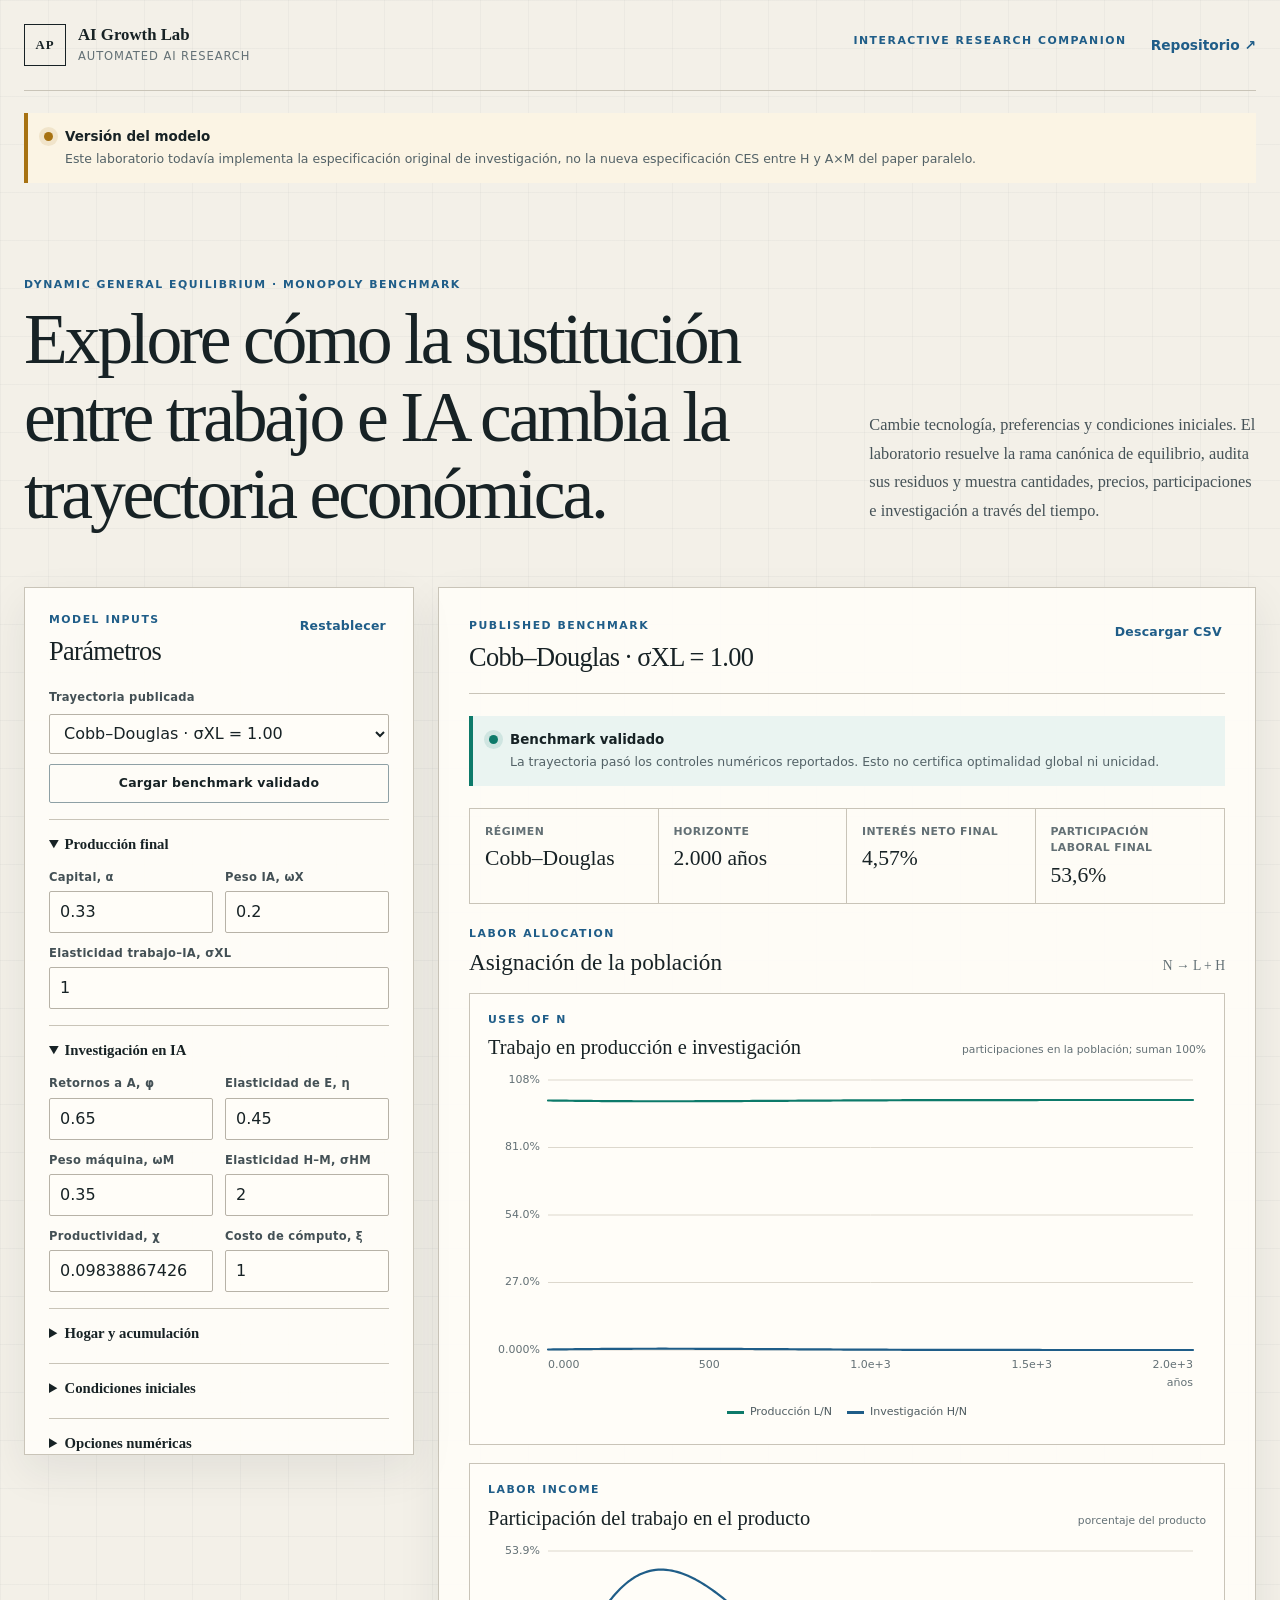
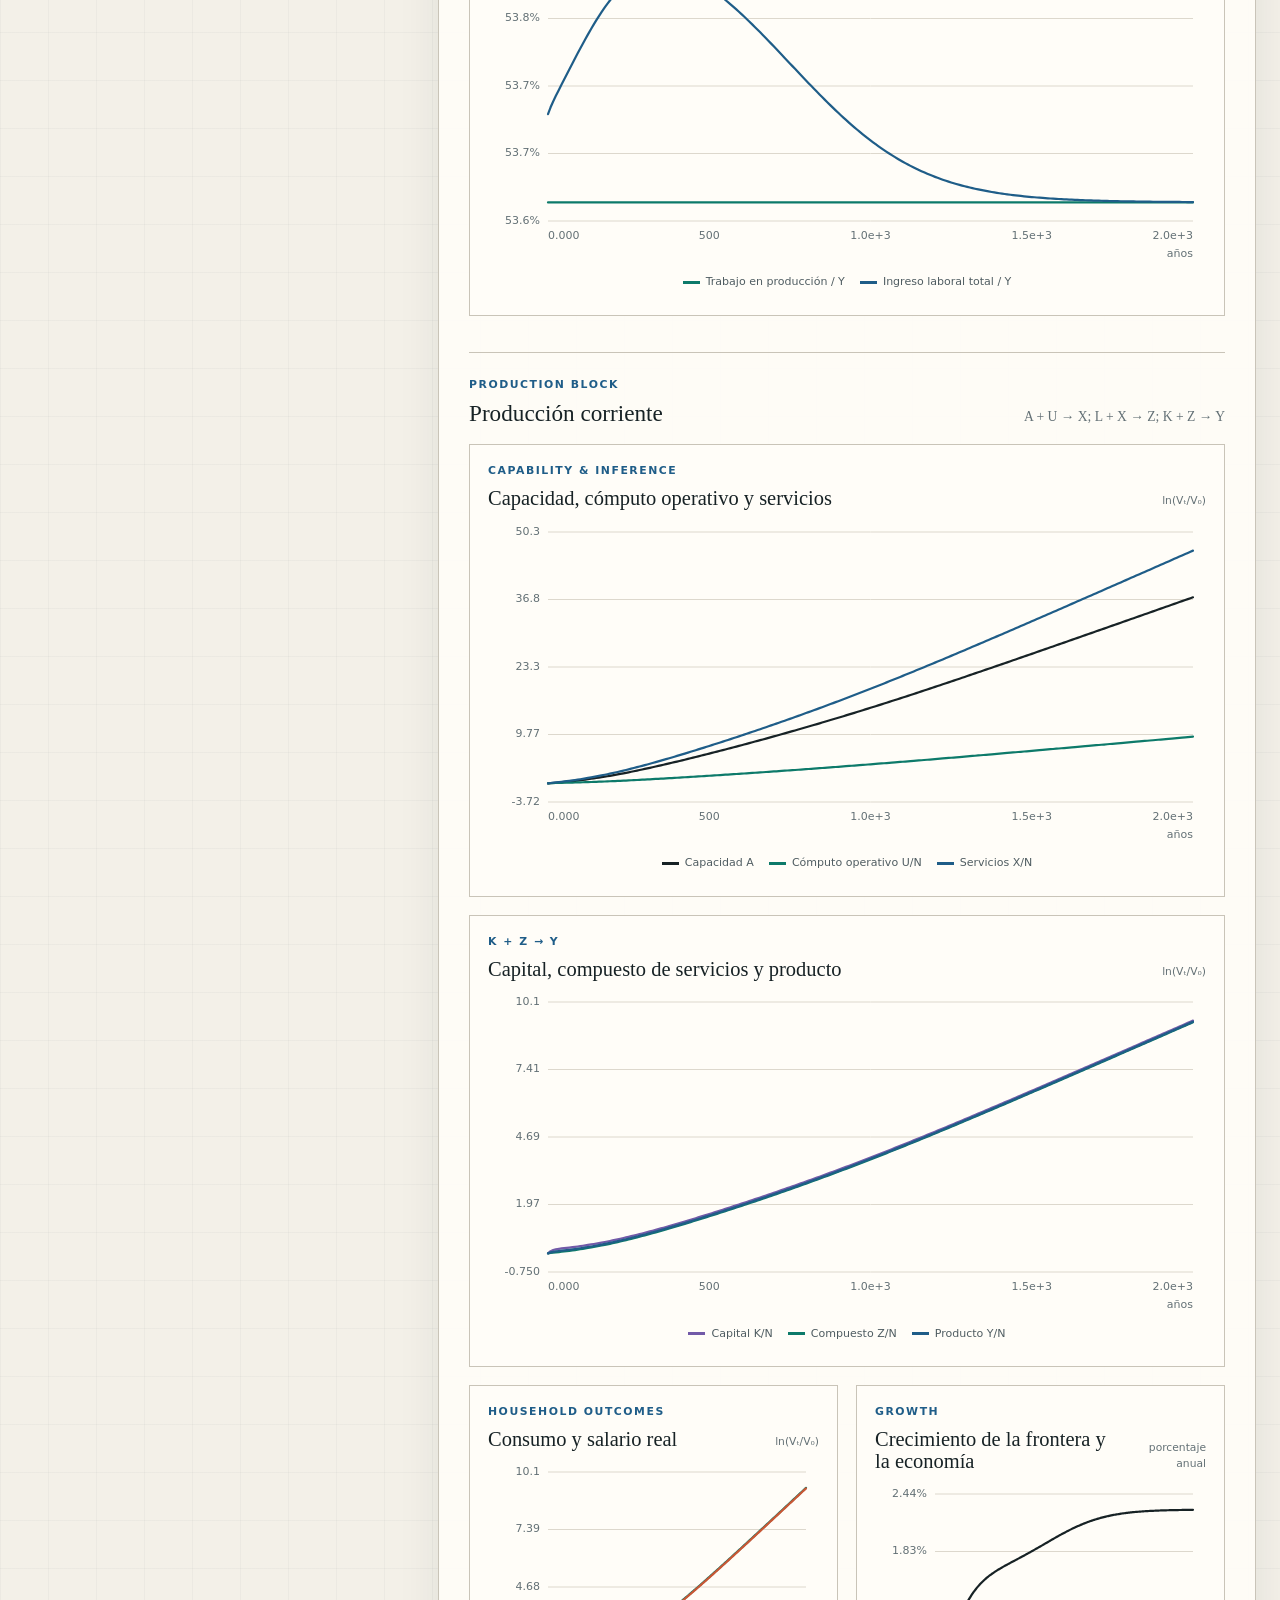
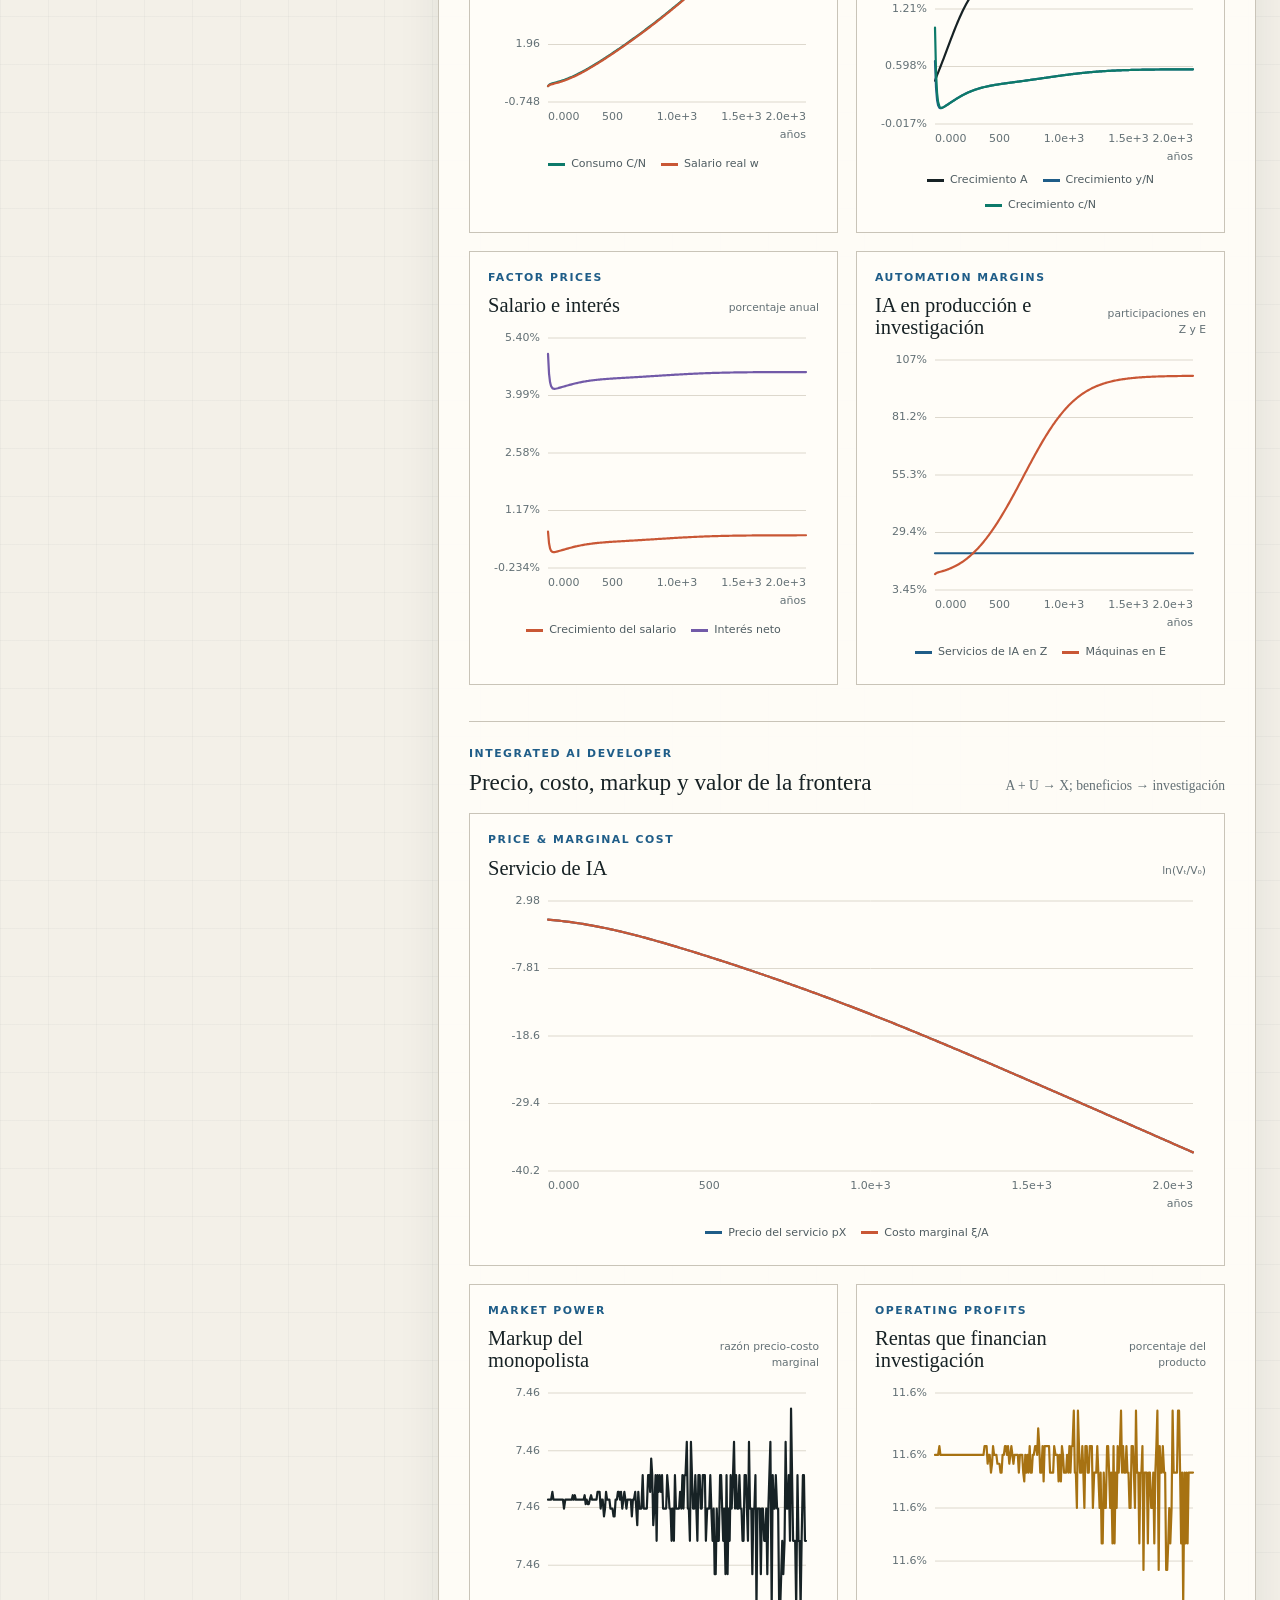
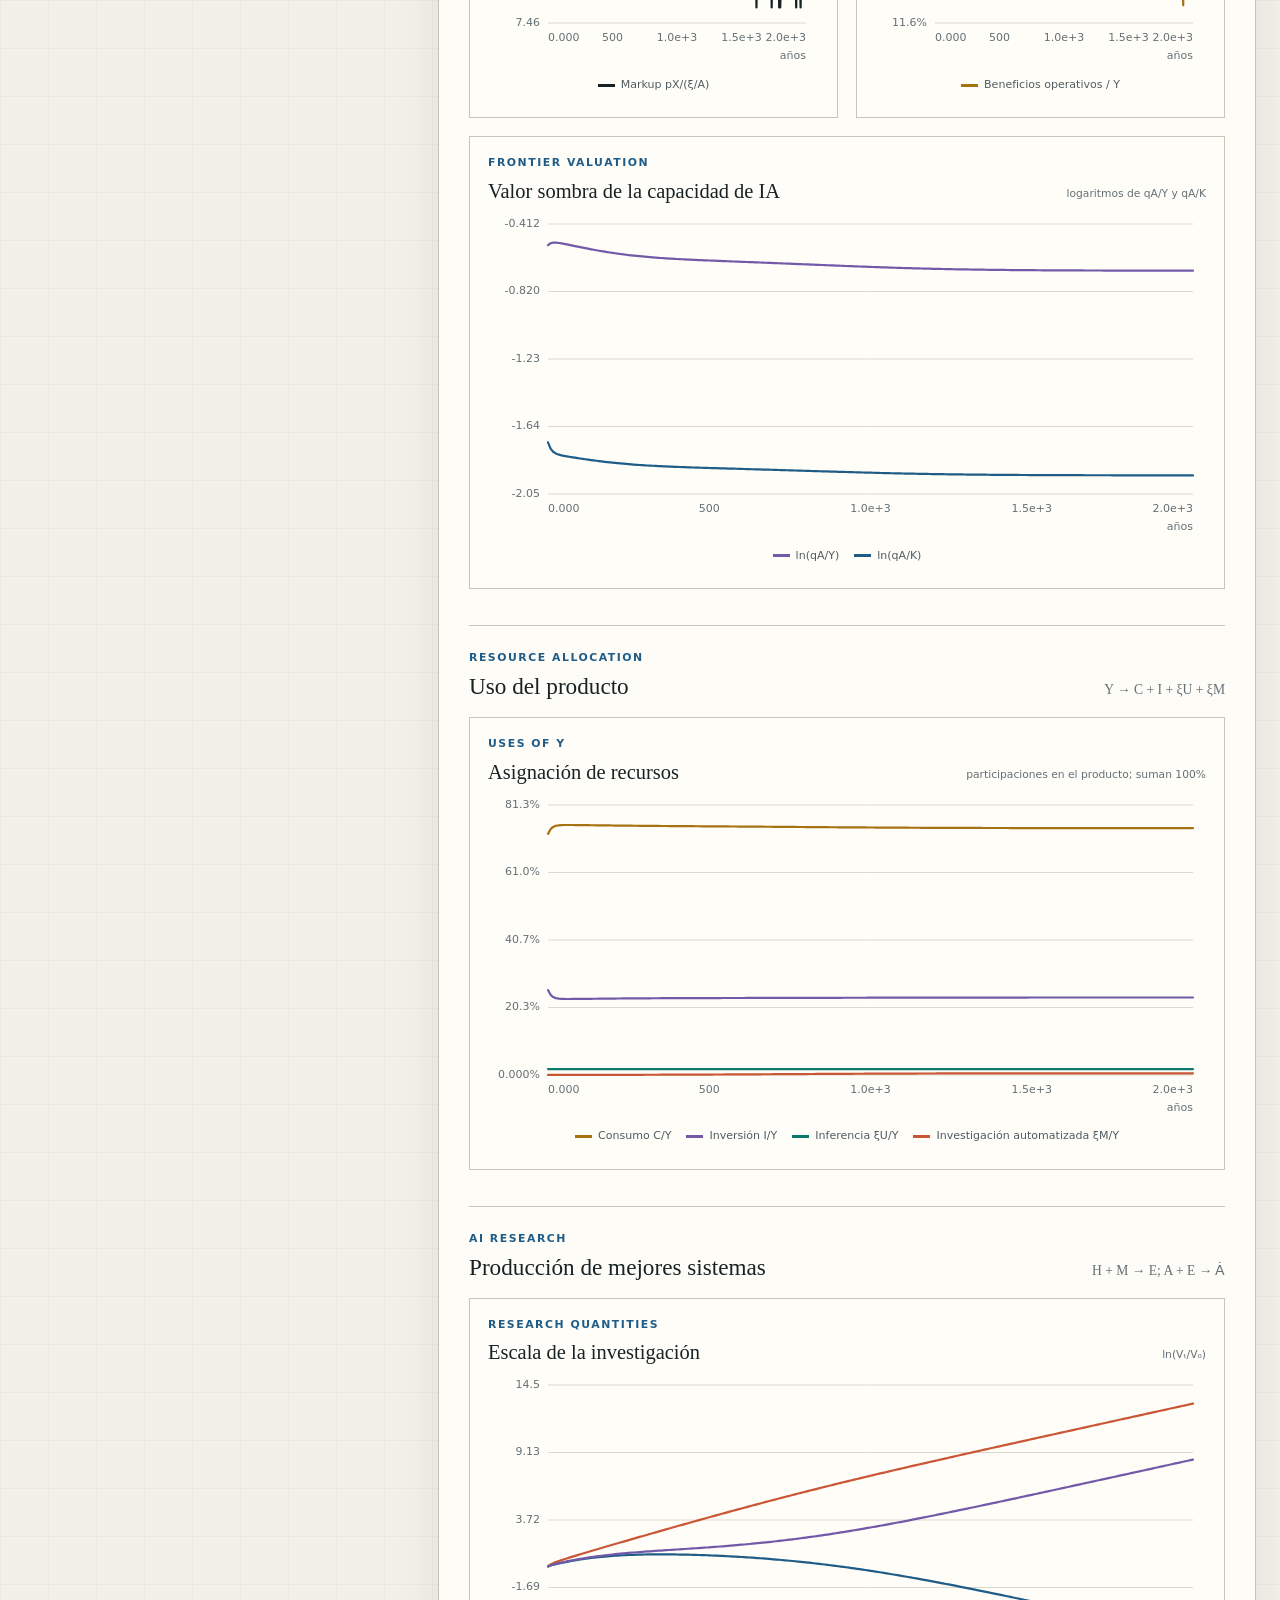
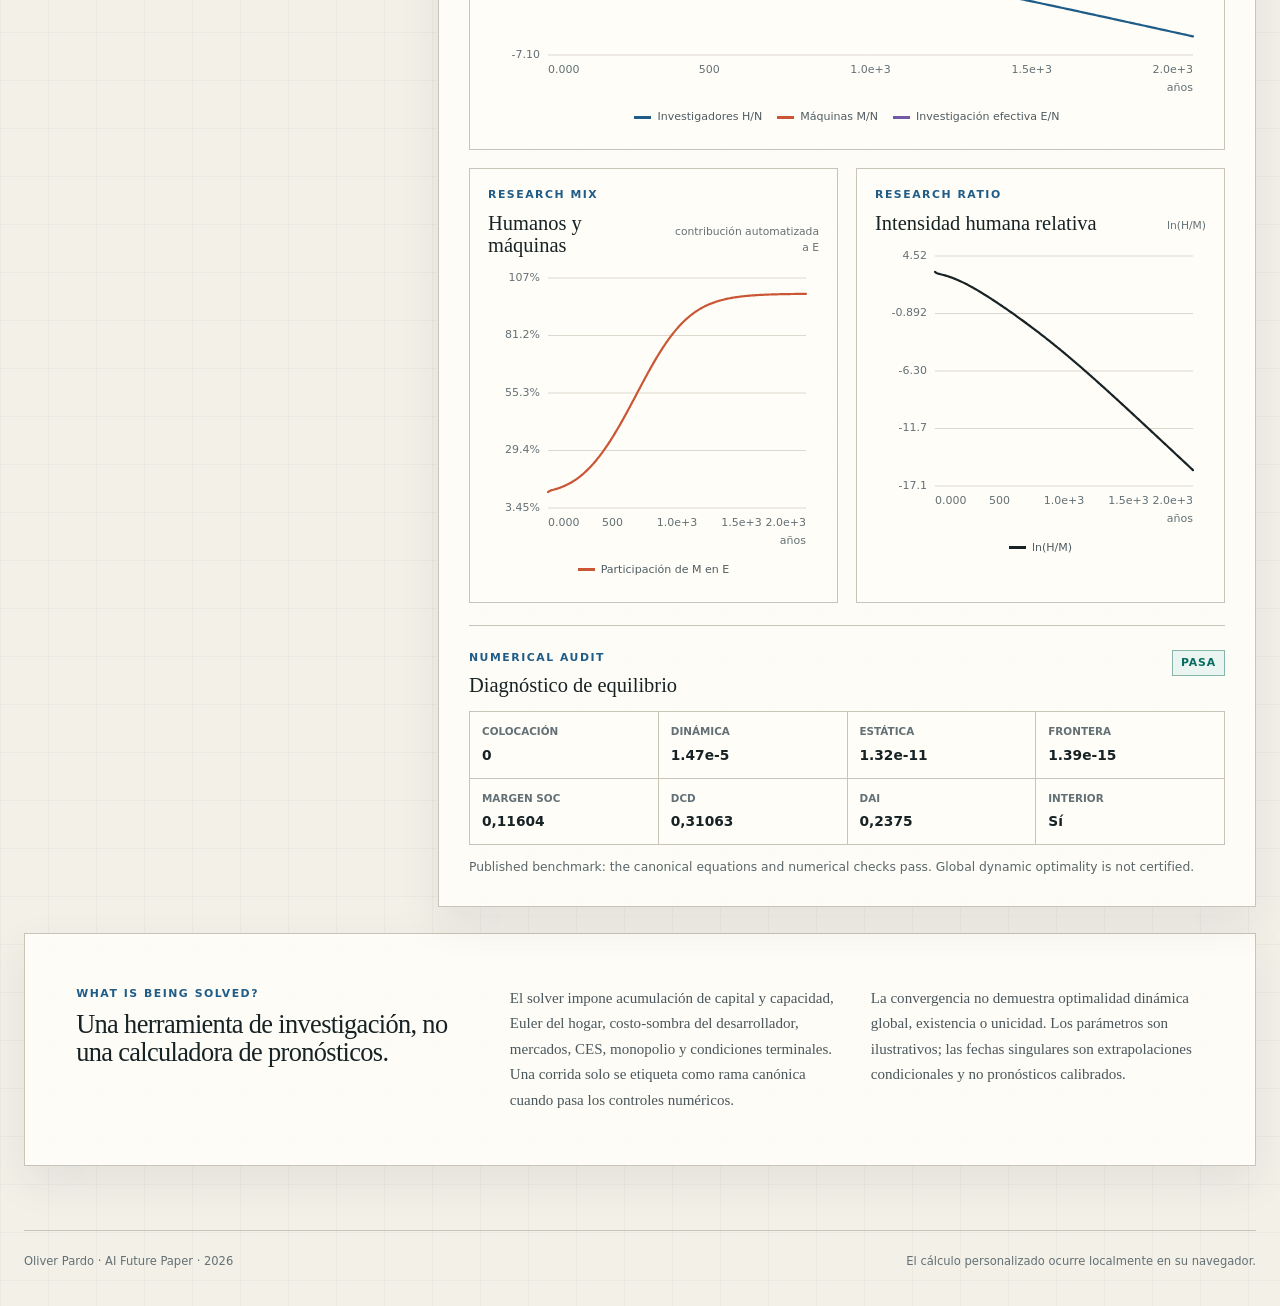
<file: docs/index.html>
<!doctype html>
<html lang="es">
  <head>
    <meta charset="utf-8" />
    <meta name="viewport" content="width=device-width, initial-scale=1" />
    <meta
      name="description"
      content="Laboratorio interactivo del modelo de automatización de la investigación en IA de Oliver Pardo."
    />
    <meta name="theme-color" content="#f3f0e8" />
    <title>AI Growth Lab · Equilibrium Simulator</title>
    <link rel="stylesheet" href="./styles.css" />
  </head>
  <body>
    <header class="masthead">
      <a class="brand" href="#top" aria-label="Volver al inicio">
        <span class="brand-mark">AP</span>
        <span>
          <strong>AI Growth Lab</strong>
          <small>Automated AI Research</small>
        </span>
      </a>
      <div class="masthead-meta">
        <span class="eyebrow">Interactive research companion</span>
        <a
          href="https://github.com/oliverpardo1979/AI-Future-Paper"
          target="_blank"
          rel="noreferrer"
        >Repositorio ↗</a>
      </div>
    </header>

    <main id="top">
      <div class="solver-status status-warn" role="note">
        <span class="status-dot" aria-hidden="true"></span>
        <div>
          <strong>Versión del modelo</strong>
          <p>
            Este laboratorio todavía implementa la especificación original de investigación,
            no la nueva especificación CES entre H y A×M del paper paralelo.
          </p>
        </div>
      </div>
      <section class="intro">
        <div>
          <p class="eyebrow">Dynamic general equilibrium · monopoly benchmark</p>
          <h1>Explore cómo la sustitución entre trabajo e IA cambia la trayectoria económica.</h1>
        </div>
        <p class="intro-copy">
          Cambie tecnología, preferencias y condiciones iniciales. El laboratorio resuelve
          la rama canónica de equilibrio, audita sus residuos y muestra cantidades, precios,
          participaciones e investigación a través del tiempo.
        </p>
      </section>

      <section class="workspace" aria-label="Simulador de equilibrio">
        <aside class="controls" aria-labelledby="parameters-title">
          <div class="controls-heading">
            <div>
              <p class="eyebrow">Model inputs</p>
              <h2 id="parameters-title">Parámetros</h2>
            </div>
            <button class="quiet-button" id="reset-button" type="button">Restablecer</button>
          </div>

          <label class="benchmark-picker">
            <span>Trayectoria publicada</span>
            <select id="benchmark-select">
              <option value="equilibrium_sigma_0_75">Complementariedad · σXL = 0.75</option>
              <option value="equilibrium_sigma_1_00" selected>Cobb–Douglas · σXL = 1.00</option>
              <option value="equilibrium_sigma_1_00_hm_1_00">Investigación humana esencial · σXL = σHM = 1.00</option>
              <option value="equilibrium_sigma_1_35">Sustitutos brutos · σXL = 1.35</option>
              <option value="equilibrium_sigma_1_50">Sustitutos brutos · σXL = 1.50</option>
              <option value="equilibrium_sigma_2_00">Sustitutos brutos · σXL = 2.00</option>
            </select>
          </label>
          <button class="secondary-button full-width" id="load-benchmark" type="button">
            Cargar benchmark validado
          </button>

          <form id="parameter-form">
            <details open>
              <summary>Producción final</summary>
              <div class="field-grid">
                <label><span>Capital, α</span><input data-param="alpha" type="number" min="0.05" max="0.90" step="0.01" value="0.33" /></label>
                <label><span>Peso IA, ωX</span><input data-param="omega_x" type="number" min="0.01" max="0.95" step="0.01" value="0.20" /></label>
                <label class="wide"><span>Elasticidad trabajo–IA, σXL</span><input data-param="sigma_xl" type="number" min="0.10" max="3.00" step="0.05" value="1.00" /></label>
              </div>
            </details>

            <details open>
              <summary>Investigación en IA</summary>
              <div class="field-grid">
                <label><span>Retornos a A, φ</span><input data-param="phi" type="number" min="-0.50" max="0.99" step="0.01" value="0.65" /></label>
                <label><span>Elasticidad de E, η</span><input data-param="eta" type="number" min="0.05" max="0.95" step="0.01" value="0.45" /></label>
                <label><span>Peso máquina, ωM</span><input data-param="omega_m" type="number" min="0.01" max="0.95" step="0.01" value="0.35" /></label>
                <label><span>Elasticidad H–M, σHM</span><input data-param="sigma_hm" type="number" min="1.00" max="6.00" step="0.01" value="2.00" /></label>
                <label><span>Productividad, χ</span><input data-param="chi" type="number" min="0.00001" max="2.00" step="any" value="0.0983886743" /></label>
                <label><span>Costo de cómputo, ξ</span><input data-param="xi" type="number" min="0.001" max="20.00" step="0.001" value="1.00" /></label>
              </div>
            </details>

            <details>
              <summary>Hogar y acumulación</summary>
              <div class="field-grid">
                <label><span>Crecimiento población, n</span><input data-param="n" data-percent type="number" min="0" max="8" step="0.1" value="1.2" /></label>
                <label><span>Depreciación, δ</span><input data-param="delta" data-percent type="number" min="0.1" max="30" step="0.1" value="5.0" /></label>
                <label class="wide"><span>Descuento, ρ</span><input data-param="discount" data-percent type="number" min="0.1" max="30" step="0.1" value="4.0" /></label>
              </div>
            </details>

            <details>
              <summary>Condiciones iniciales</summary>
              <div class="field-grid">
                <label><span>Capital, K₀</span><input data-param="capital_initial" type="number" min="0.001" max="1000" step="any" value="2.5093528013" /></label>
                <label><span>Capacidad, A₀</span><input data-param="capability_initial" type="number" min="0.001" max="1000" step="0.001" value="1.0" /></label>
                <label class="wide"><span>Población, N₀</span><input data-param="population_initial" type="number" min="0.001" max="1000" step="0.001" value="1.0" /></label>
              </div>
            </details>

            <details>
              <summary>Opciones numéricas</summary>
              <div class="field-grid">
                <label><span>Horizonte (años)</span><input data-param="horizon" type="number" min="25" max="3000" step="25" value="2000" /></label>
                <label><span>Puntos reportados</span><input data-param="points" type="number" min="61" max="401" step="20" value="181" /></label>
                <label><span>Tolerancia</span><input data-param="tolerance" type="number" min="0.00001" max="0.001" step="0.00001" value="0.00005" /></label>
                <label><span>Y/K objetivo o conjetura</span><input data-param="terminal_z" type="number" min="0.001" max="100" step="any" value="0.2899267967" /></label>
                <label class="wide">
                  <span>Frontera cuando σXL &gt; 1</span>
                  <select data-param="high_method">
                    <option value="fixed_horizon" selected>Horizonte fijo · más rápido</option>
                    <option value="free_boundary">Frontera libre · experimental</option>
                  </select>
                </label>
              </div>
            </details>

            <div class="condition-panel" id="condition-panel" aria-live="polite"></div>

            <div class="button-row">
              <button class="primary-button" id="simulate-button" type="submit">
                Simular nueva rama
              </button>
              <button class="danger-button" id="cancel-button" type="button" hidden>
                Cancelar
              </button>
            </div>
          </form>
        </aside>

        <section class="results" aria-labelledby="results-title">
          <div class="result-toolbar">
            <div>
              <p class="eyebrow" id="result-kicker">Published benchmark</p>
              <h2 id="results-title">Trayectoria Cobb–Douglas</h2>
            </div>
            <div class="toolbar-actions">
              <button class="quiet-button" id="download-button" type="button">Descargar CSV</button>
            </div>
          </div>

          <div class="solver-status status-pass" id="solver-status" role="status" aria-live="polite">
            <span class="status-dot"></span>
            <div>
              <strong id="status-title">Benchmark validado</strong>
              <p id="status-detail">Cargando resultados de replicación…</p>
            </div>
          </div>

          <div class="metric-grid" id="metric-grid">
            <article><span>Régimen</span><strong id="metric-regime">—</strong></article>
            <article><span>Horizonte</span><strong id="metric-horizon">—</strong></article>
            <article><span>Interés neto final</span><strong id="metric-interest">—</strong></article>
            <article><span>Participación laboral final</span><strong id="metric-labor-share">—</strong></article>
          </div>

          <div class="chart-grid">
            <header class="chart-stage chart-stage-first">
              <p class="eyebrow">Labor allocation</p>
              <div><h3>Asignación de la población</h3><span>N → L + H</span></div>
            </header>

            <article class="chart-card chart-card-wide">
              <div class="chart-heading">
                <div><p class="eyebrow">Uses of N</p><h3>Trabajo en producción e investigación</h3></div>
                <span>participaciones en la población; suman 100%</span>
              </div>
              <canvas id="labor-allocation-chart" aria-label="Gráfico de la asignación de la población entre producción e investigación"></canvas>
              <div class="legend" id="labor-allocation-legend"></div>
            </article>

            <article class="chart-card chart-card-wide">
              <div class="chart-heading">
                <div><p class="eyebrow">Labor income</p><h3>Participación del trabajo en el producto</h3></div>
                <span>porcentaje del producto</span>
              </div>
              <canvas id="labor-income-chart" aria-label="Gráfico de la participación del ingreso laboral de producción y del ingreso laboral total"></canvas>
              <div class="legend" id="labor-income-legend"></div>
            </article>

            <header class="chart-stage">
              <p class="eyebrow">Production block</p>
              <div><h3>Producción corriente</h3><span>A + U → X; L + X → Z; K + Z → Y</span></div>
            </header>

            <article class="chart-card chart-card-wide">
              <div class="chart-heading">
                <div><p class="eyebrow">Capability & inference</p><h3>Capacidad, cómputo operativo y servicios</h3></div>
                <span>ln(Vₜ/V₀)</span>
              </div>
              <canvas id="ai-services-chart" aria-label="Gráfico logarítmico de capacidad, inferencia y servicios de inteligencia artificial"></canvas>
              <div class="legend" id="ai-services-legend"></div>
            </article>

            <article class="chart-card chart-card-wide">
              <div class="chart-heading">
                <div><p class="eyebrow">K + Z → Y</p><h3>Capital, compuesto de servicios y producto</h3></div>
                <span>ln(Vₜ/V₀)</span>
              </div>
              <canvas id="production-levels-chart" aria-label="Gráfico logarítmico de capital, compuesto de servicios y producto por persona"></canvas>
              <div class="legend" id="production-levels-legend"></div>
            </article>

            <article class="chart-card">
              <div class="chart-heading">
                <div><p class="eyebrow">Household outcomes</p><h3>Consumo y salario real</h3></div>
                <span>ln(Vₜ/V₀)</span>
              </div>
              <canvas id="household-levels-chart" aria-label="Gráfico logarítmico del consumo por persona y del salario real"></canvas>
              <div class="legend" id="household-levels-legend"></div>
            </article>

            <article class="chart-card">
              <div class="chart-heading">
                <div><p class="eyebrow">Growth</p><h3>Crecimiento de la frontera y la economía</h3></div>
                <span>porcentaje anual</span>
              </div>
              <canvas id="growth-chart" aria-label="Gráfico de las tasas de crecimiento de la capacidad, el producto y el consumo"></canvas>
              <div class="legend" id="growth-legend"></div>
            </article>

            <article class="chart-card">
              <div class="chart-heading">
                <div><p class="eyebrow">Factor prices</p><h3>Salario e interés</h3></div>
                <span>porcentaje anual</span>
              </div>
              <canvas id="factor-prices-chart" aria-label="Gráfico del crecimiento del salario y la tasa de interés neta"></canvas>
              <div class="legend" id="factor-prices-legend"></div>
            </article>

            <article class="chart-card">
              <div class="chart-heading">
                <div><p class="eyebrow">Automation margins</p><h3>IA en producción e investigación</h3></div>
                <span>participaciones en Z y E</span>
              </div>
              <canvas id="automation-shares-chart" aria-label="Gráfico de las participaciones de los servicios de inteligencia artificial y de la investigación automatizada"></canvas>
              <div class="legend" id="automation-shares-legend"></div>
            </article>

            <header class="chart-stage">
              <p class="eyebrow">Integrated AI developer</p>
              <div><h3>Precio, costo, markup y valor de la frontera</h3><span>A + U → X; beneficios → investigación</span></div>
            </header>

            <article class="chart-card chart-card-wide">
              <div class="chart-heading">
                <div><p class="eyebrow">Price & marginal cost</p><h3>Servicio de IA</h3></div>
                <span>ln(Vₜ/V₀)</span>
              </div>
              <canvas id="ai-price-chart" aria-label="Gráfico logarítmico del precio y del costo marginal de los servicios de inteligencia artificial"></canvas>
              <div class="legend" id="ai-price-legend"></div>
            </article>

            <article class="chart-card">
              <div class="chart-heading">
                <div><p class="eyebrow">Market power</p><h3>Markup del monopolista</h3></div>
                <span>razón precio-costo marginal</span>
              </div>
              <canvas id="markup-chart" aria-label="Gráfico del markup del monopolista de inteligencia artificial"></canvas>
              <div class="legend" id="markup-legend"></div>
            </article>

            <article class="chart-card">
              <div class="chart-heading">
                <div><p class="eyebrow">Operating profits</p><h3>Rentas que financian investigación</h3></div>
                <span>porcentaje del producto</span>
              </div>
              <canvas id="developer-value-chart" aria-label="Gráfico de los beneficios operativos del desarrollador como participación del producto"></canvas>
              <div class="legend" id="developer-value-legend"></div>
            </article>

            <article class="chart-card chart-card-wide">
              <div class="chart-heading">
                <div><p class="eyebrow">Frontier valuation</p><h3>Valor sombra de la capacidad de IA</h3></div>
                <span>logaritmos de qA/Y y qA/K</span>
              </div>
              <canvas id="frontier-value-chart" aria-label="Gráfico del valor sombra de la capacidad de inteligencia artificial relativo al producto y al capital"></canvas>
              <div class="legend" id="frontier-value-legend"></div>
            </article>

            <header class="chart-stage">
              <p class="eyebrow">Resource allocation</p>
              <div><h3>Uso del producto</h3><span>Y → C + I + ξU + ξM</span></div>
            </header>

            <article class="chart-card chart-card-wide">
              <div class="chart-heading">
                <div><p class="eyebrow">Uses of Y</p><h3>Asignación de recursos</h3></div>
                <span>participaciones en el producto; suman 100%</span>
              </div>
              <canvas id="allocation-chart" aria-label="Gráfico de la asignación del producto entre consumo, inversión, inferencia e investigación automatizada"></canvas>
              <div class="legend" id="allocation-legend"></div>
            </article>

            <header class="chart-stage">
              <p class="eyebrow">AI research</p>
              <div><h3>Producción de mejores sistemas</h3><span>H + M → E; A + E → Ȧ</span></div>
            </header>

            <article class="chart-card chart-card-wide">
              <div class="chart-heading">
                <div><p class="eyebrow">Research quantities</p><h3>Escala de la investigación</h3></div>
                <span>ln(Vₜ/V₀)</span>
              </div>
              <canvas id="research-levels-chart" aria-label="Gráfico logarítmico de investigación humana, automatizada y efectiva"></canvas>
              <div class="legend" id="research-levels-legend"></div>
            </article>

            <article class="chart-card">
              <div class="chart-heading">
                <div><p class="eyebrow">Research mix</p><h3>Humanos y máquinas</h3></div>
                <span>contribución automatizada a E</span>
              </div>
              <canvas id="research-composition-chart" aria-label="Gráfico de la contribución automatizada a la investigación efectiva"></canvas>
              <div class="legend" id="research-composition-legend"></div>
            </article>

            <article class="chart-card">
              <div class="chart-heading">
                <div><p class="eyebrow">Research ratio</p><h3>Intensidad humana relativa</h3></div>
                <span>ln(H/M)</span>
              </div>
              <canvas id="research-ratio-chart" aria-label="Gráfico de la relación entre investigación humana y automatizada"></canvas>
              <div class="legend" id="research-ratio-legend"></div>
            </article>
          </div>

          <section class="diagnostics" aria-labelledby="diagnostics-title">
            <div class="section-heading">
              <div><p class="eyebrow">Numerical audit</p><h3 id="diagnostics-title">Diagnóstico de equilibrio</h3></div>
              <span id="diagnostic-verdict" class="verdict">—</span>
            </div>
            <div class="diagnostic-grid" id="diagnostic-grid"></div>
            <p class="diagnostic-note" id="diagnostic-note"></p>
          </section>
        </section>
      </section>

      <section class="method-note">
        <div>
          <p class="eyebrow">What is being solved?</p>
          <h2>Una herramienta de investigación, no una calculadora de pronósticos.</h2>
        </div>
        <div class="method-columns">
          <p>
            El solver impone acumulación de capital y capacidad, Euler del hogar,
            costo-sombra del desarrollador, mercados, CES, monopolio y condiciones
            terminales. Una corrida solo se etiqueta como rama canónica cuando pasa
            los controles numéricos.
          </p>
          <p>
            La convergencia no demuestra optimalidad dinámica global, existencia o
            unicidad. Los parámetros son ilustrativos; las fechas singulares son
            extrapolaciones condicionales y no pronósticos calibrados.
          </p>
        </div>
      </section>
    </main>

    <footer>
      <span>Oliver Pardo · AI Future Paper · 2026</span>
      <span>El cálculo personalizado ocurre localmente en su navegador.</span>
    </footer>

    <script type="module" src="./app.js"></script>
  </body>
</html>
</file>
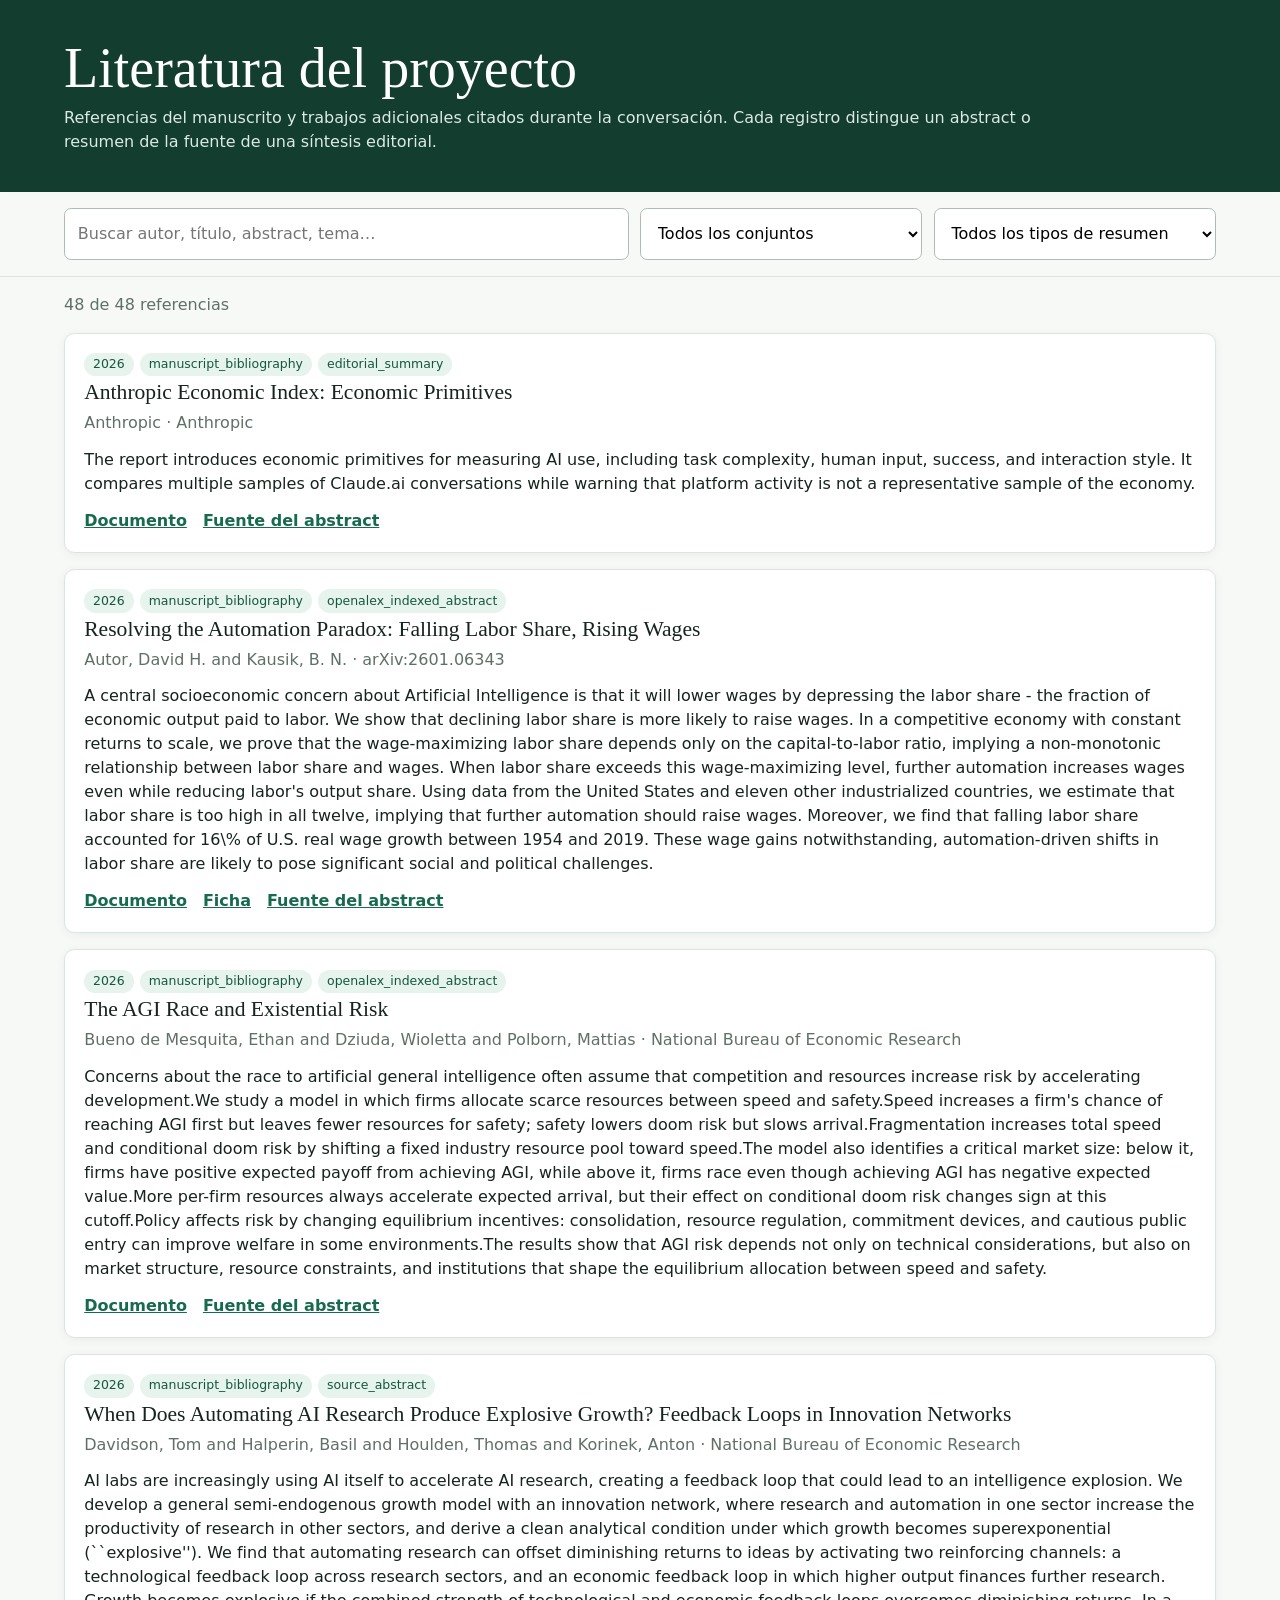
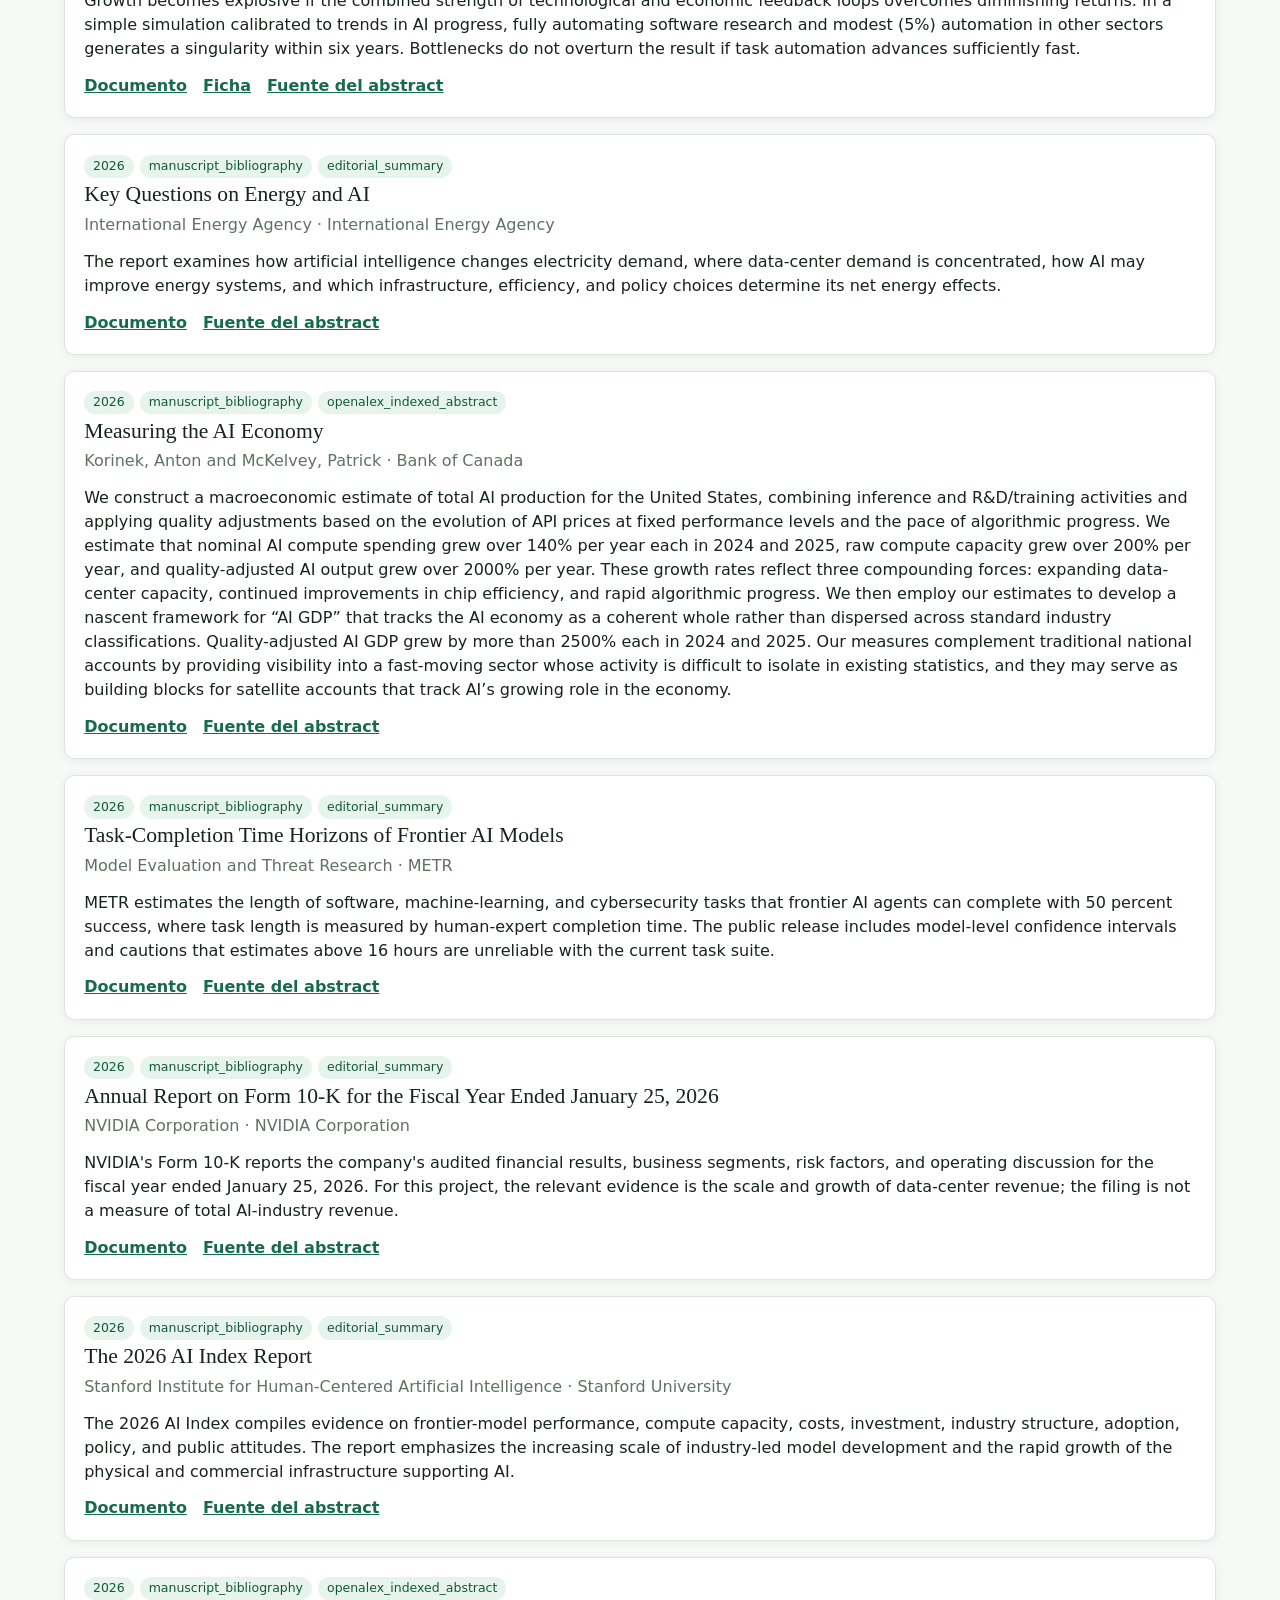
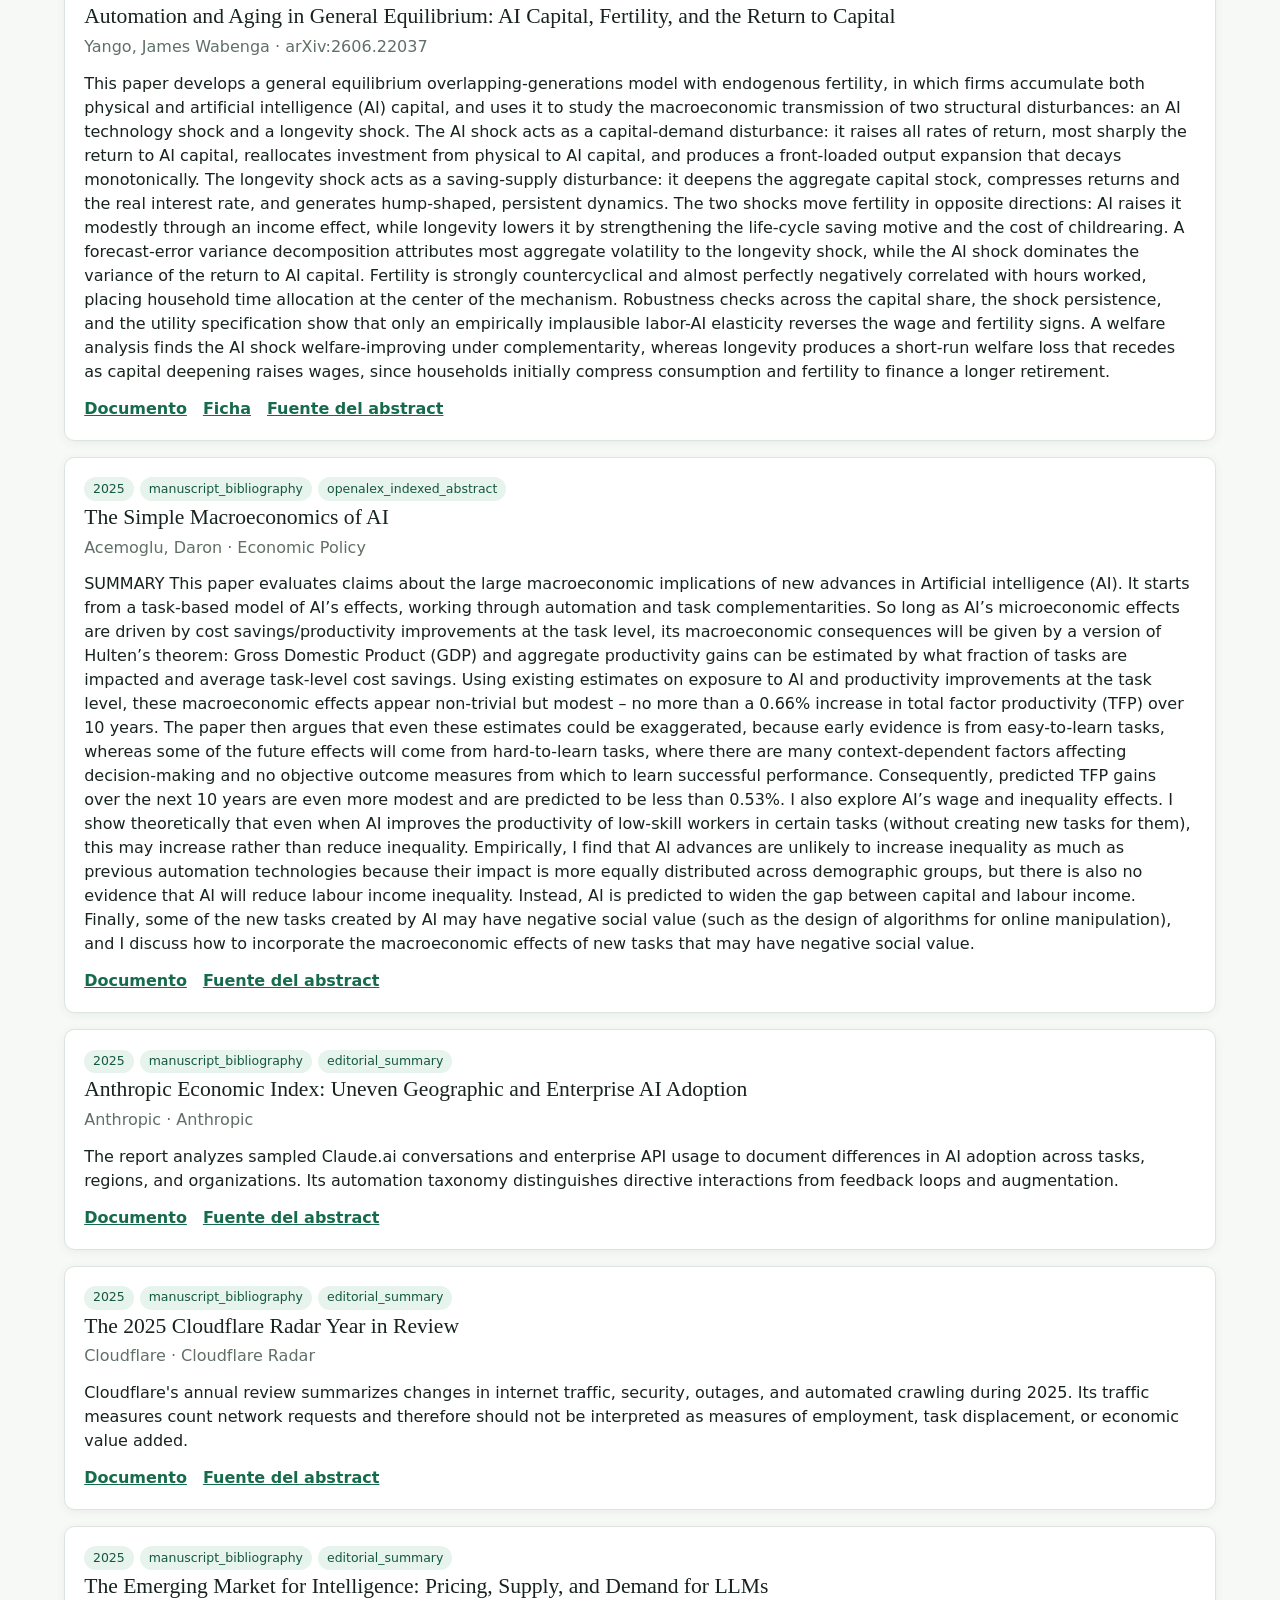
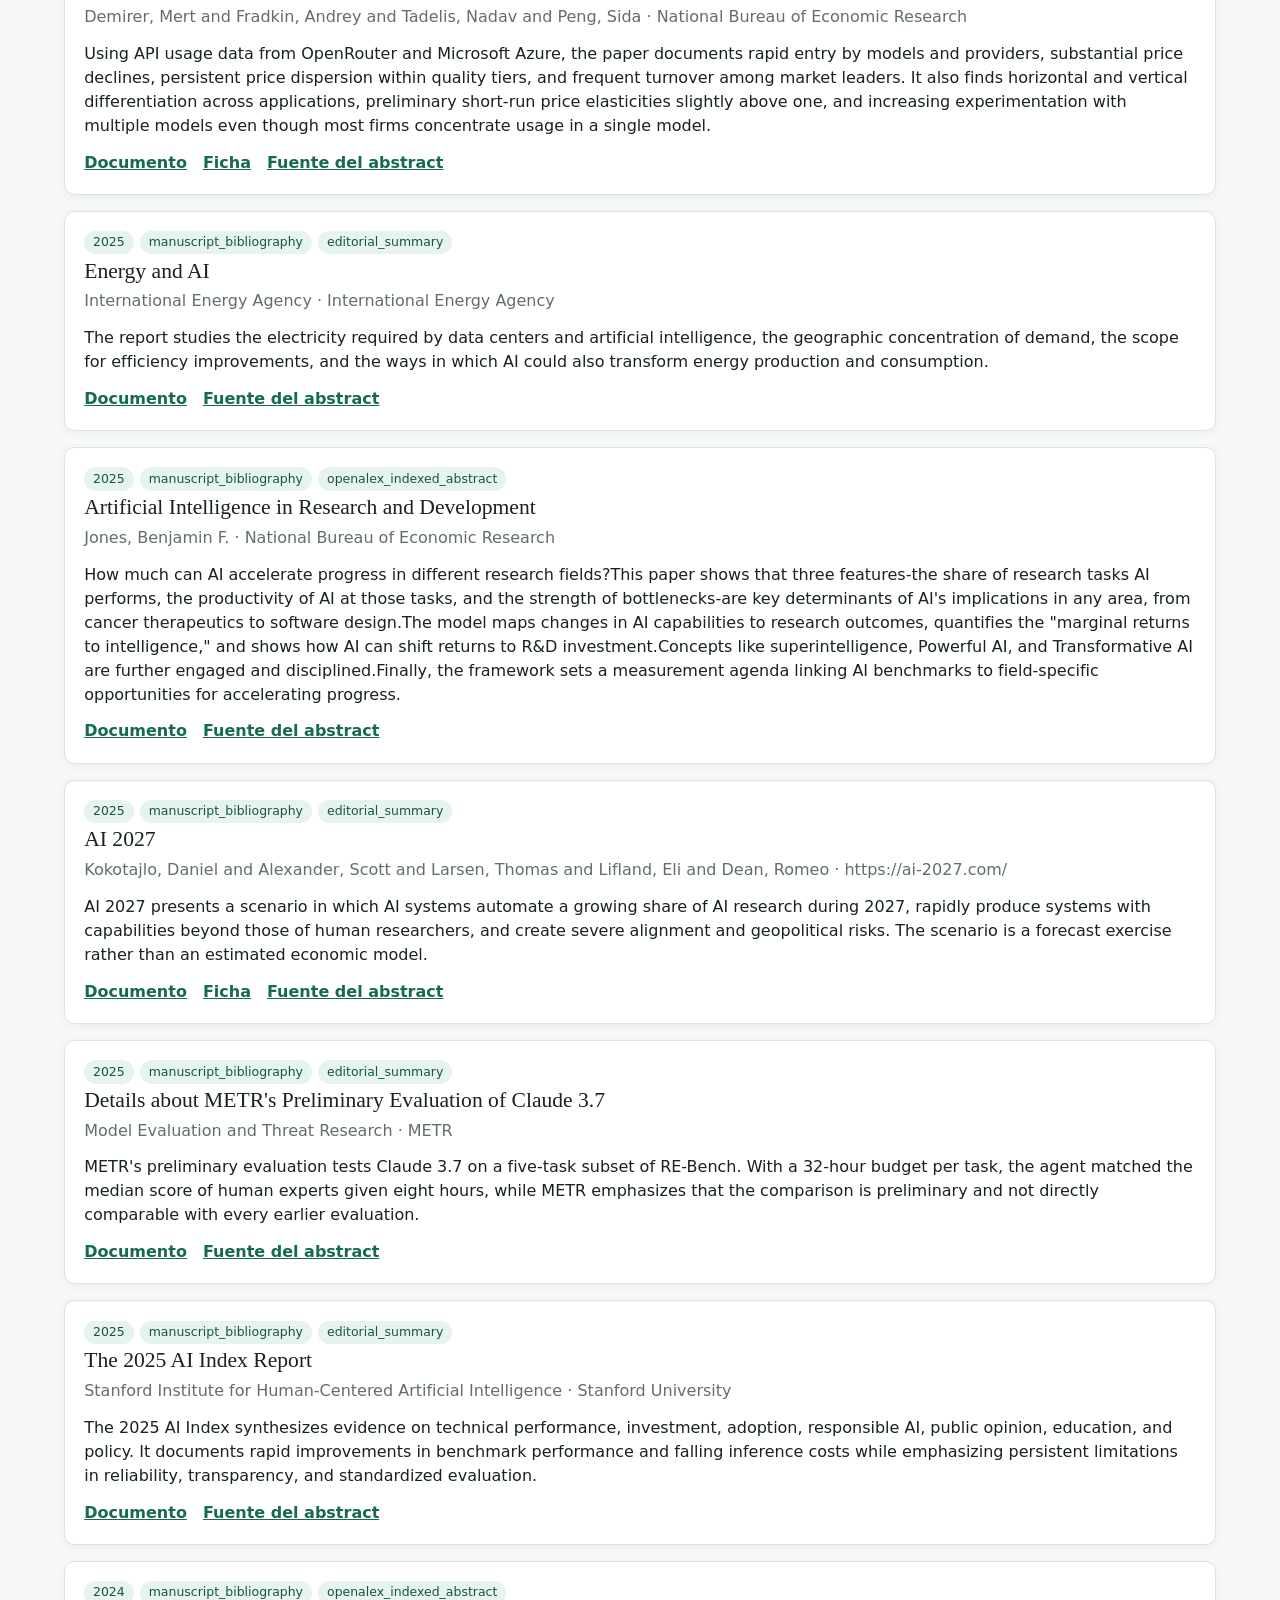
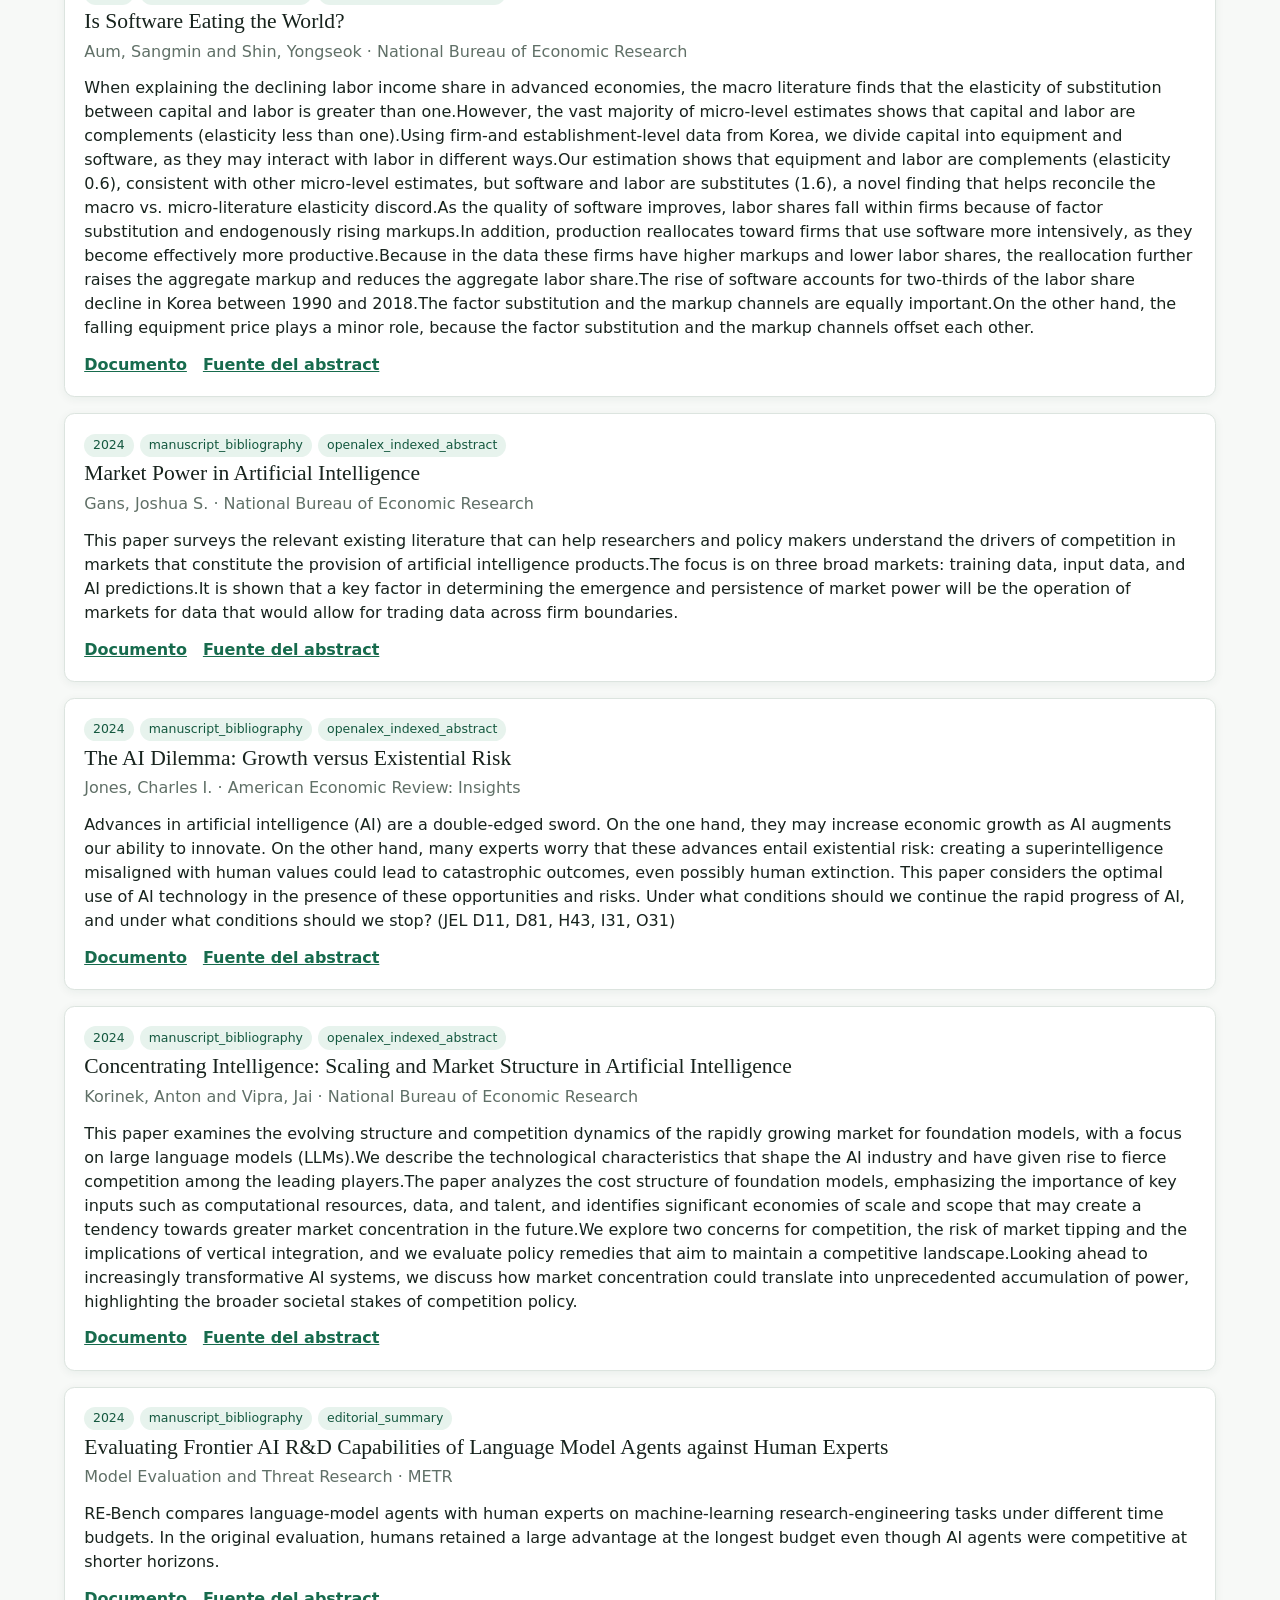
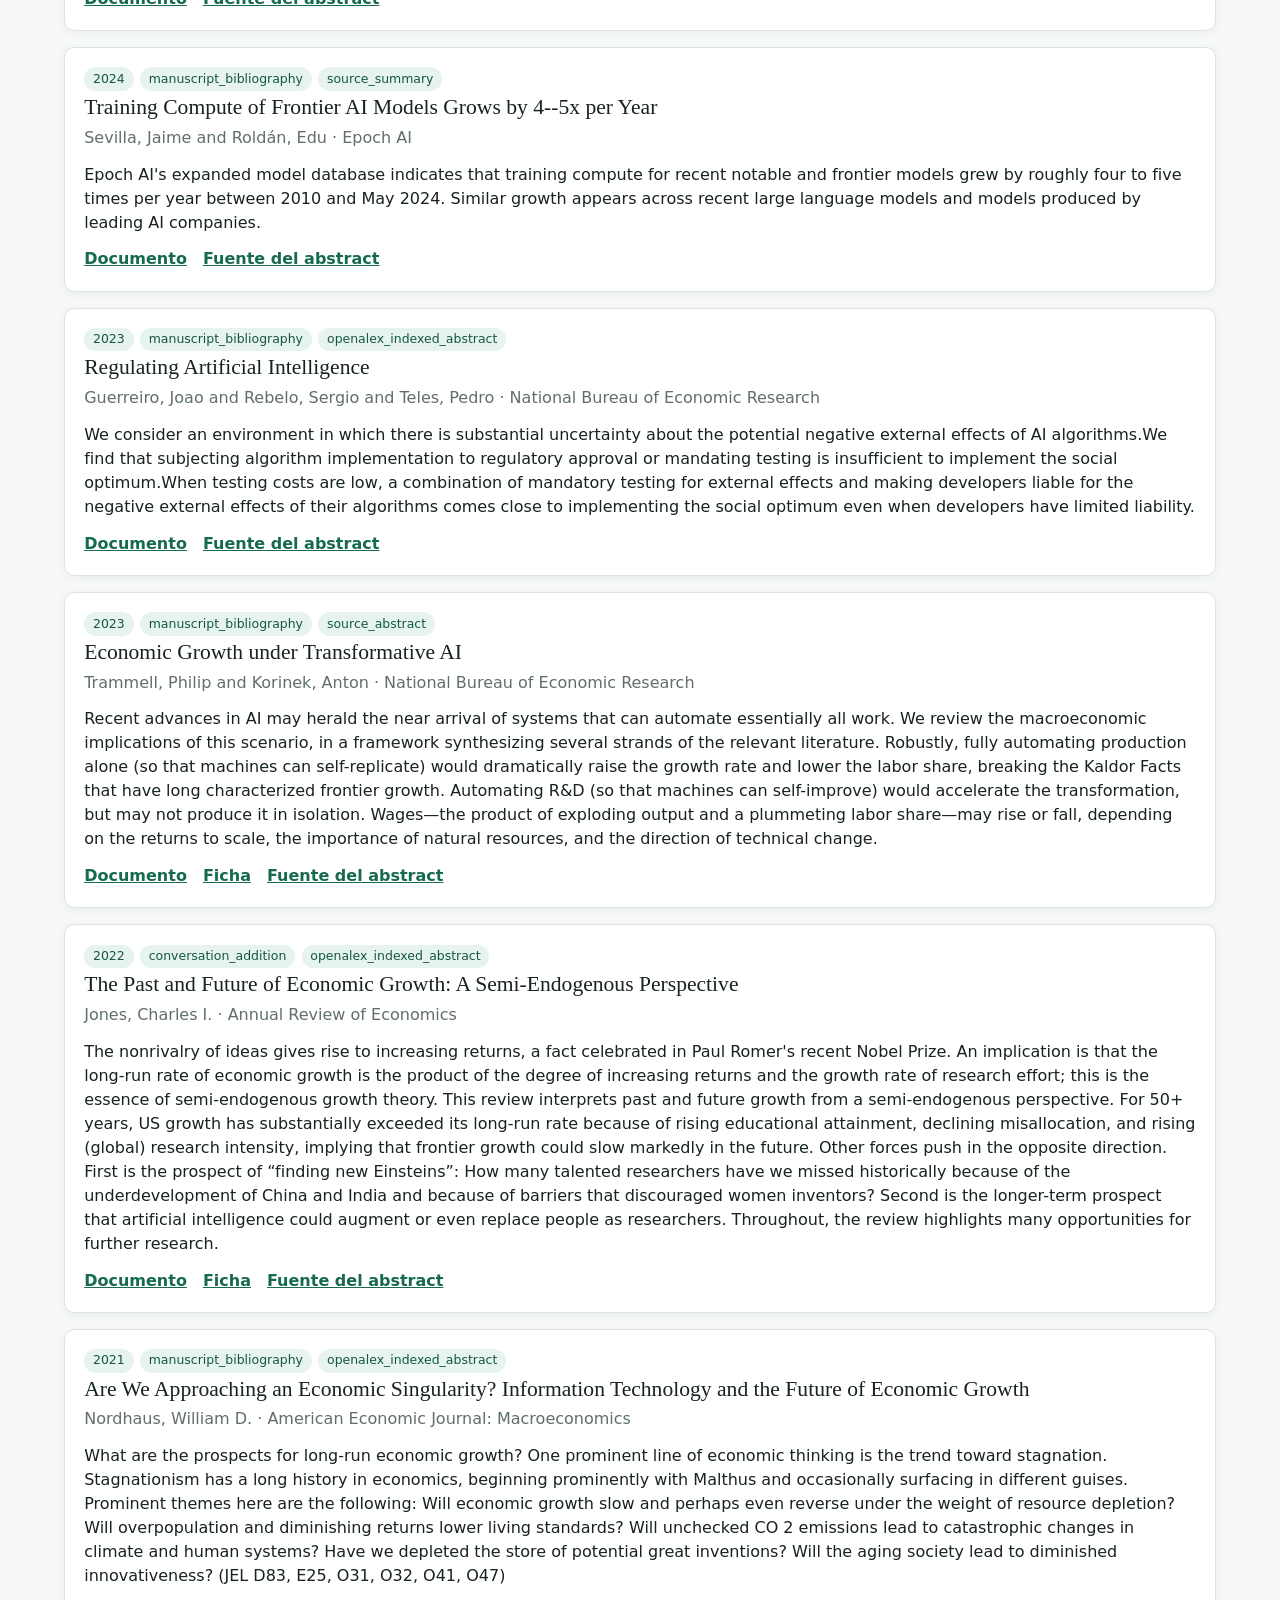
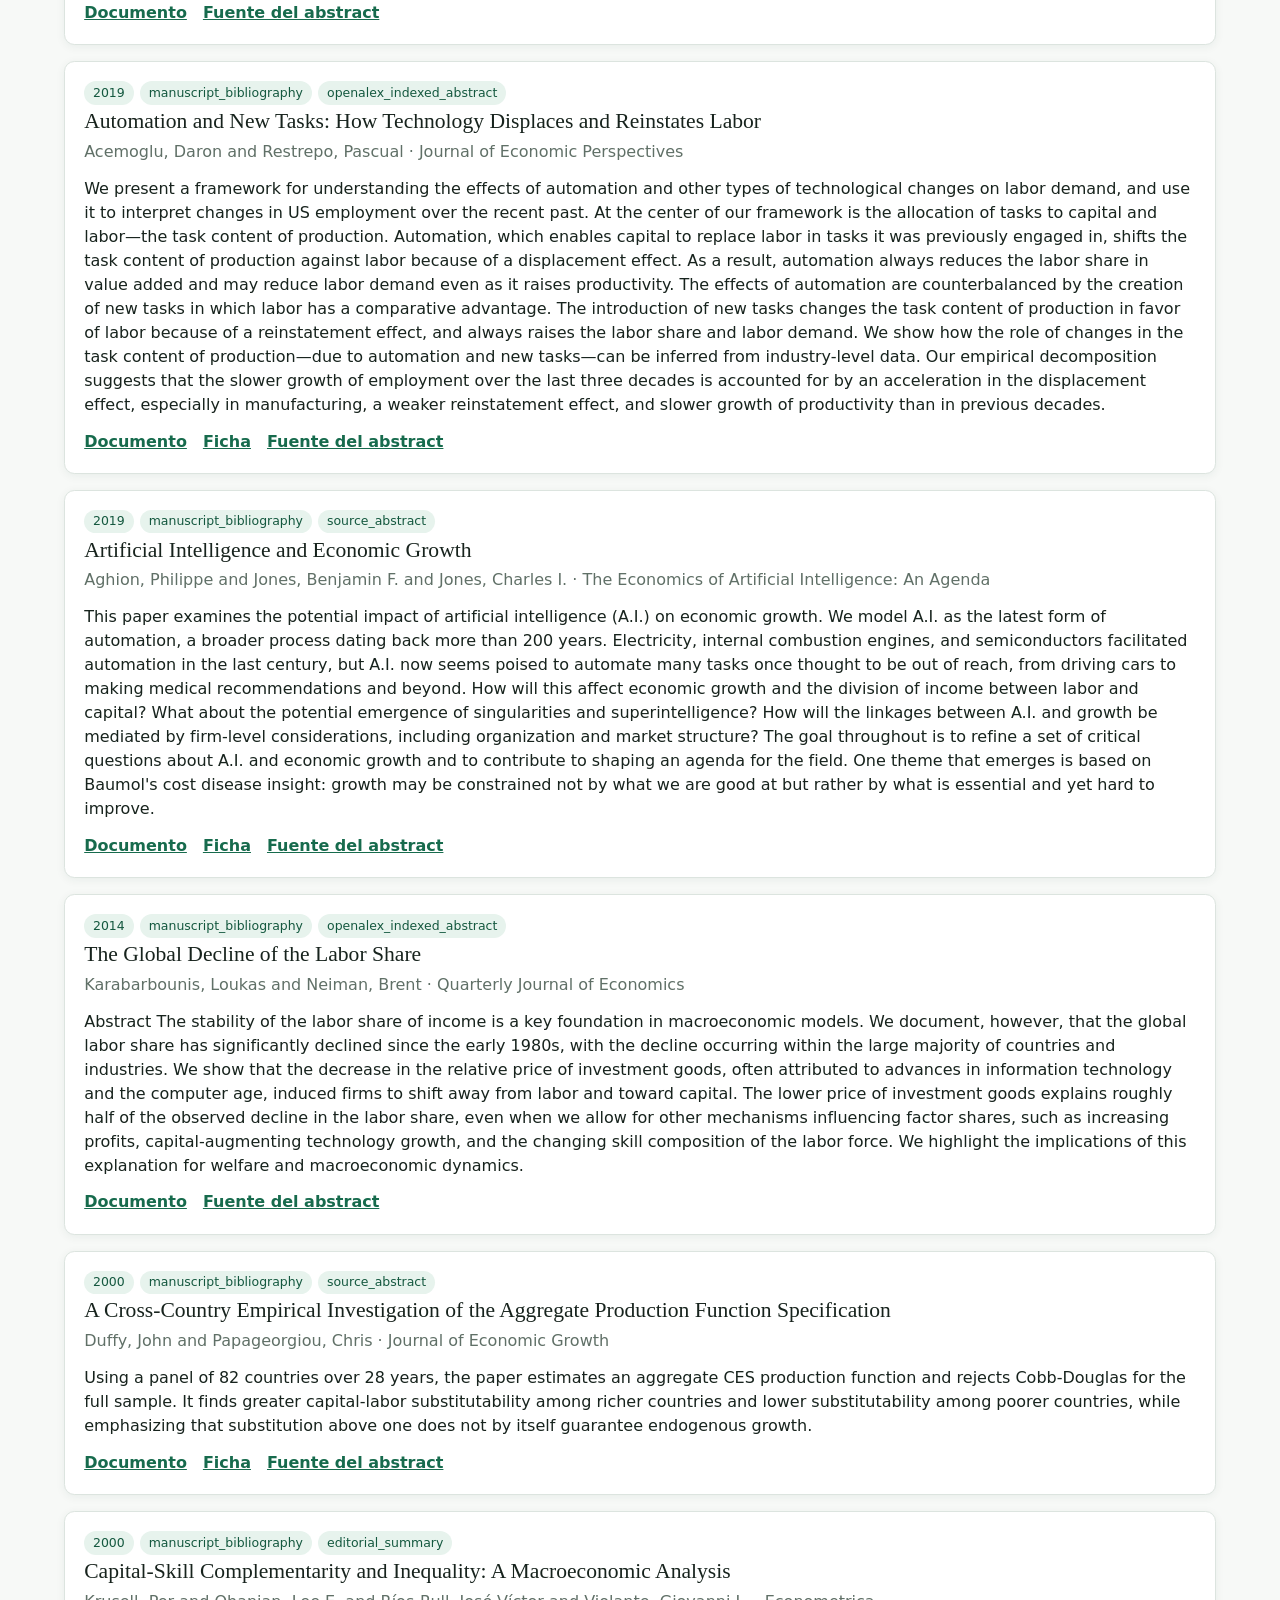
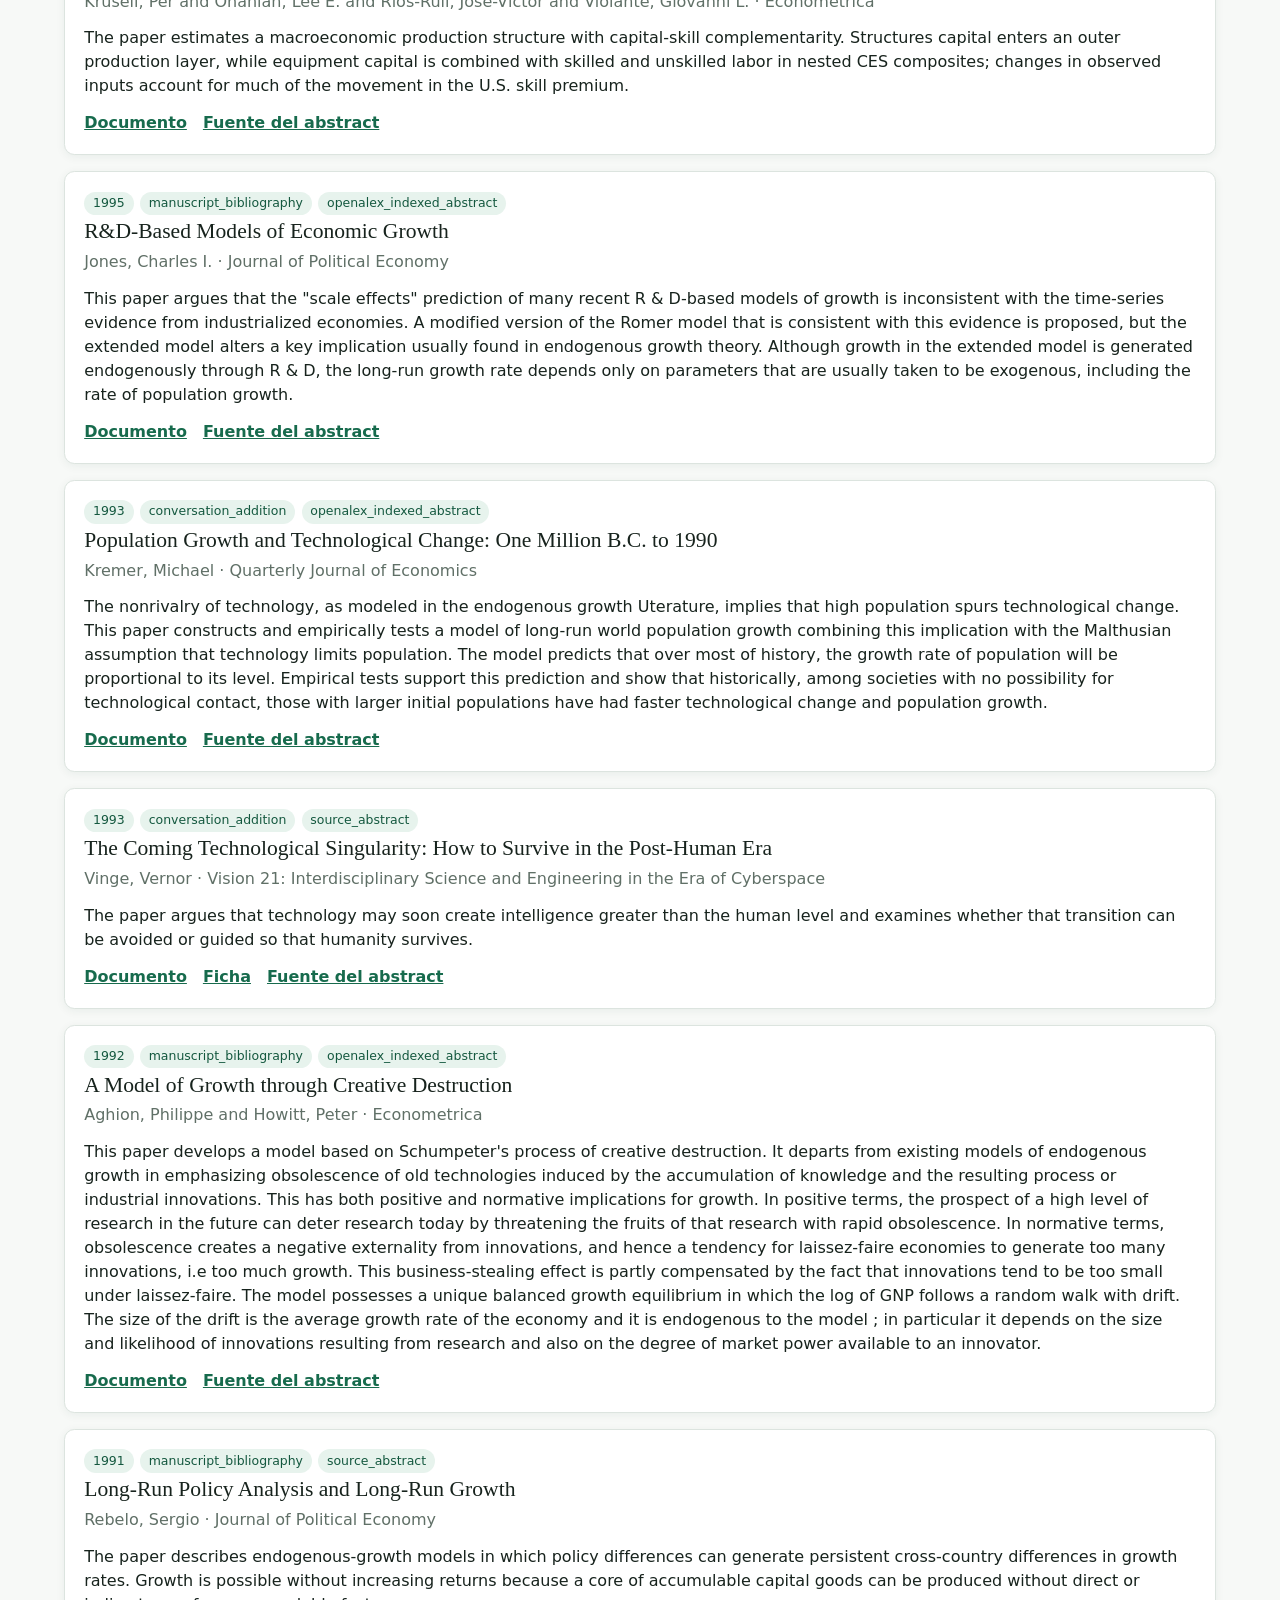
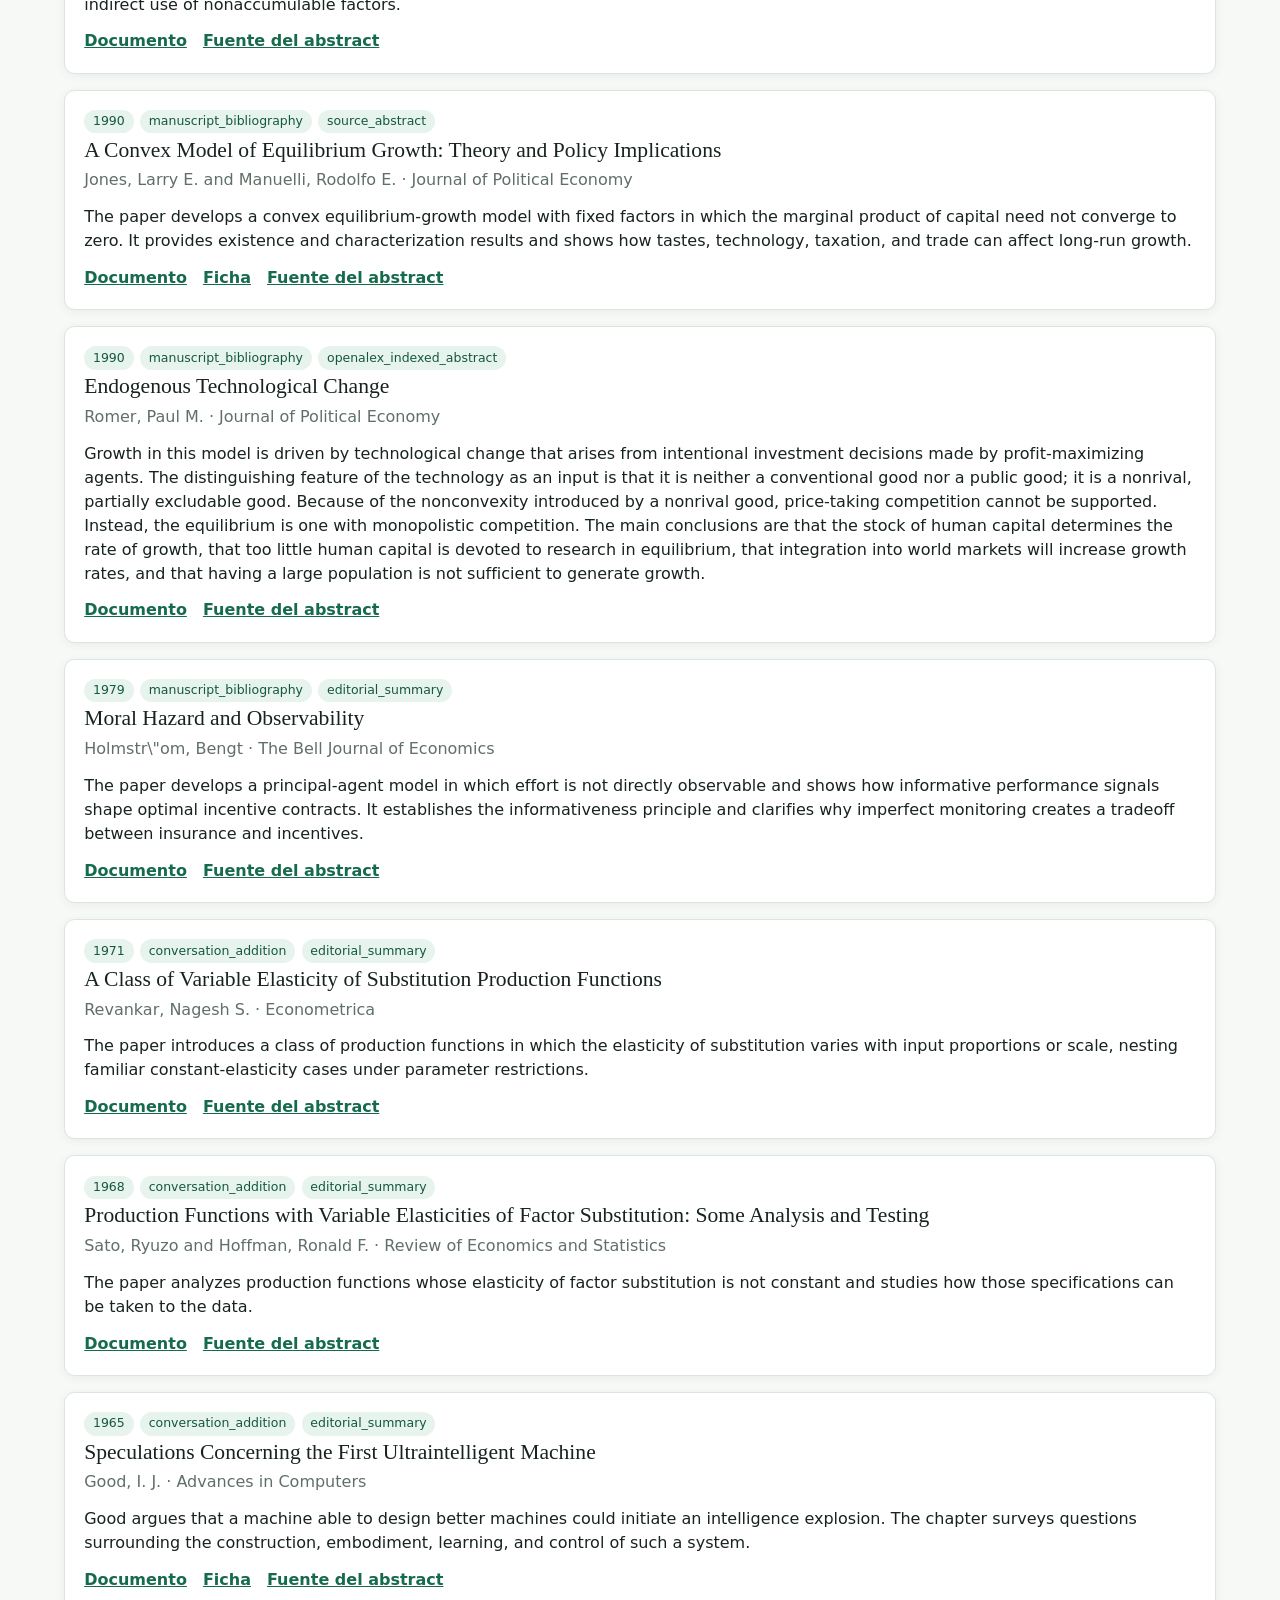
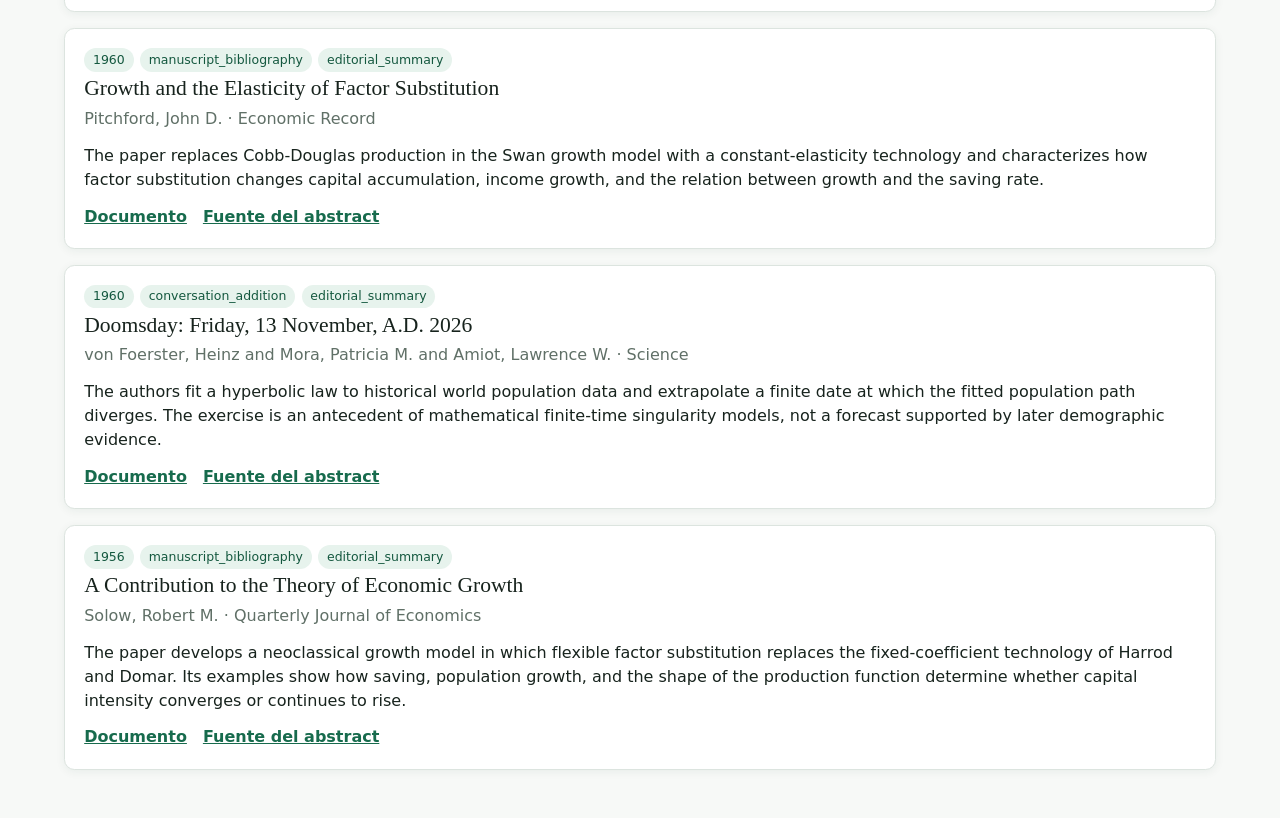
<file: literature/literature_browser.html>
<!doctype html>
<html lang="es"><head><meta charset="utf-8">
<meta name="viewport" content="width=device-width,initial-scale=1">
<title>Literatura — AI Future Paper</title>
<style>
:root{--ink:#17231d;--muted:#607067;--line:#dce4df;--paper:#f7f9f7;--card:#fff;
--accent:#176b4d;--tag:#e7f3ed}*{box-sizing:border-box}body{margin:0;background:var(--paper);
color:var(--ink);font:16px/1.5 system-ui,-apple-system,Segoe UI,sans-serif}
header{background:#123d2f;color:white;padding:2.4rem max(5vw,1rem)}
header h1{margin:0 0 .35rem;font:clamp(2rem,5vw,3.5rem)/1.1 Georgia,serif}
header p{margin:0;color:#dbeae3;max-width:65rem}.controls{position:sticky;top:0;z-index:2;
display:grid;grid-template-columns:2fr 1fr 1fr;gap:.7rem;padding:1rem max(5vw,1rem);
background:#f7f9f7ef;border-bottom:1px solid var(--line);backdrop-filter:blur(8px)}
input,select{width:100%;padding:.8rem;border:1px solid #aebbb4;border-radius:.45rem;
background:white;font:inherit}.summary{padding:1rem max(5vw,1rem) 0;color:var(--muted)}
main{display:grid;gap:1rem;padding:1rem max(5vw,1rem) 3rem}article{background:var(--card);
border:1px solid var(--line);border-radius:.65rem;padding:1.2rem;box-shadow:0 2px 10px #163c2910}
h2{font:1.35rem/1.25 Georgia,serif;margin:.2rem 0}.meta{color:var(--muted);margin:.3rem 0 .8rem}
.abstract{max-width:78rem}.tags,.links{display:flex;gap:.4rem;flex-wrap:wrap}
.tag{background:var(--tag);color:#14583f;border-radius:999px;padding:.15rem .55rem;font-size:.78rem}
a{color:var(--accent);font-weight:650}.links{gap:1rem;margin-top:.8rem}.empty{text-align:center;color:var(--muted)}
@media(max-width:720px){.controls{grid-template-columns:1fr;position:static}}
</style></head><body><header><h1>Literatura del proyecto</h1>
<p>Referencias del manuscrito y trabajos adicionales citados durante la conversación.
Cada registro distingue un abstract o resumen de la fuente de una síntesis editorial.</p></header>
<section class="controls"><input id="q" type="search" placeholder="Buscar autor, título, abstract, tema…">
<select id="group"><option value="">Todos los conjuntos</option>
<option value="manuscript_bibliography">Bibliografía del manuscrito</option>
<option value="conversation_addition">Adiciones de la conversación</option></select>
<select id="atype"><option value="">Todos los tipos de resumen</option>
<option value="abstract">Abstract o resumen de la fuente</option><option value="editorial_summary">Resumen editorial</option>
<option value="unavailable">No disponible</option></select></section>
<div class="summary" id="summary"></div><main id="results"></main>
<script>const records=[{"citation_key": "anthropiceconomicindex2026", "source_group": "manuscript_bibliography", "cited_in_manuscript": "yes", "citation_locations": "sections/01_introduction.tex:162; sections/01_introduction.tex:177", "entry_type": "techreport", "authors": "Anthropic", "title": "Anthropic Economic Index: Economic Primitives", "year": "2026", "venue": "Anthropic", "volume": "", "number": "", "pages": "", "doi": "", "document_url": "https://www.anthropic.com/research/anthropic-economic-index-january-2026-report", "landing_page_url": "https://www.anthropic.com/research/anthropic-economic-index-january-2026-report", "abstract": "The report introduces economic primitives for measuring AI use, including task complexity, human input, success, and interaction style. It compares multiple samples of Claude.ai conversations while warning that platform activity is not a representative sample of the economy.", "abstract_type": "editorial_summary", "abstract_source_url": "https://www.anthropic.com/research/anthropic-economic-index-january-2026-report", "metadata_source": "Anthropic", "verification_status": "official_landing_page", "topics": "", "notes": "", "last_verified": "2026-08-14"}, {"citation_key": "autorkausik2026", "source_group": "manuscript_bibliography", "cited_in_manuscript": "yes", "citation_locations": "sections/02_literature.tex:63; sections/02_literature.tex:122; sections/03_toy_model.tex:871; sections/03_toy_model.tex:974; sections_axm/02_literature.tex:84", "entry_type": "misc", "authors": "Autor, David H. and Kausik, B. N.", "title": "Resolving the Automation Paradox: Falling Labor Share, Rising Wages", "year": "2026", "venue": "arXiv:2601.06343", "volume": "", "number": "", "pages": "", "doi": "10.48550/arXiv.2601.06343", "document_url": "https://arxiv.org/abs/2601.06343", "landing_page_url": "https://doi.org/10.48550/arXiv.2601.06343", "abstract": "A central socioeconomic concern about Artificial Intelligence is that it will lower wages by depressing the labor share - the fraction of economic output paid to labor. We show that declining labor share is more likely to raise wages. In a competitive economy with constant returns to scale, we prove that the wage-maximizing labor share depends only on the capital-to-labor ratio, implying a non-monotonic relationship between labor share and wages. When labor share exceeds this wage-maximizing level, further automation increases wages even while reducing labor's output share. Using data from the United States and eleven other industrialized countries, we estimate that labor share is too high in all twelve, implying that further automation should raise wages. Moreover, we find that falling labor share accounted for 16\\% of U.S. real wage growth between 1954 and 2019. These wage gains notwithstanding, automation-driven shifts in labor share are likely to pose significant social and political challenges.", "abstract_type": "openalex_indexed_abstract", "abstract_source_url": "https://openalex.org/W7123910272", "metadata_source": "OpenAlex", "verification_status": "doi_metadata_matched", "topics": "", "notes": "", "last_verified": "2026-08-14"}, {"citation_key": "buenodemesquitaetal2026", "source_group": "manuscript_bibliography", "cited_in_manuscript": "no", "citation_locations": "", "entry_type": "techreport", "authors": "Bueno de Mesquita, Ethan and Dziuda, Wioletta and Polborn, Mattias", "title": "The AGI Race and Existential Risk", "year": "2026", "venue": "National Bureau of Economic Research", "volume": "", "number": "35276", "pages": "", "doi": "10.3386/w35276", "document_url": "https://doi.org/10.3386/w35276", "landing_page_url": "https://doi.org/10.3386/w35276", "abstract": "Concerns about the race to artificial general intelligence often assume that competition and resources increase risk by accelerating development.We study a model in which firms allocate scarce resources between speed and safety.Speed increases a firm's chance of reaching AGI first but leaves fewer resources for safety; safety lowers doom risk but slows arrival.Fragmentation increases total speed and conditional doom risk by shifting a fixed industry resource pool toward speed.The model also identifies a critical market size: below it, firms have positive expected payoff from achieving AGI, while above it, firms race even though achieving AGI has negative expected value.More per-firm resources always accelerate expected arrival, but their effect on conditional doom risk changes sign at this cutoff.Policy affects risk by changing equilibrium incentives: consolidation, resource regulation, commitment devices, and cautious public entry can improve welfare in some environments.The results show that AGI risk depends not only on technical considerations, but also on market structure, resource constraints, and institutions that shape the equilibrium allocation between speed and safety.", "abstract_type": "openalex_indexed_abstract", "abstract_source_url": "https://openalex.org/W7162996137", "metadata_source": "OpenAlex", "verification_status": "doi_metadata_matched", "topics": "", "notes": "", "last_verified": "2026-08-14"}, {"citation_key": "davidsonetal2026", "source_group": "manuscript_bibliography", "cited_in_manuscript": "yes", "citation_locations": "sections_axm/01_introduction.tex:8; sections_axm/01_introduction.tex:39; sections_axm/01_introduction.tex:48; sections_axm/01_introduction.tex:170; sections_axm/02_literature.tex:16; sections_axm/02_literature.tex:60; sections_axm/03_model.tex:116; sections_axm/03_model.tex:199; sections_axm/03_model.tex:276; sections_axm/03_model.tex:336; sections_axm/04_growth_regimes.tex:323; sections_axm/04_growth_regimes.tex:636; sections_axm/04_growth_regimes.tex:958; sections_axm/06_conclusion.tex:9; sections_axm/06_conclusion.tex:76; sections_axm/06_conclusion.tex:82", "entry_type": "techreport", "authors": "Davidson, Tom and Halperin, Basil and Houlden, Thomas and Korinek, Anton", "title": "When Does Automating AI Research Produce Explosive Growth? Feedback Loops in Innovation Networks", "year": "2026", "venue": "National Bureau of Economic Research", "volume": "", "number": "35155", "pages": "", "doi": "10.3386/w35155", "document_url": "https://thomas-houlden.com/assets/DHHK_May2026.pdf", "landing_page_url": "https://www.nber.org/papers/w35155", "abstract": "AI labs are increasingly using AI itself to accelerate AI research, creating a feedback loop that could lead to an intelligence explosion. We develop a general semi-endogenous growth model with an innovation network, where research and automation in one sector increase the productivity of research in other sectors, and derive a clean analytical condition under which growth becomes superexponential (``explosive''). We find that automating research can offset diminishing returns to ideas by activating two reinforcing channels: a technological feedback loop across research sectors, and an economic feedback loop in which higher output finances further research. Growth becomes explosive if the combined strength of technological and economic feedback loops overcomes diminishing returns. In a simple simulation calibrated to trends in AI progress, fully automating software research and modest (5%) automation in other sectors generates a singularity within six years. Bottlenecks do not overturn the result if task automation advances sufficiently fast.", "abstract_type": "source_abstract", "abstract_source_url": "https://www.nber.org/papers/w35155", "metadata_source": "NBER", "verification_status": "official_landing_page", "topics": "", "notes": "", "last_verified": "2026-08-14"}, {"citation_key": "iea2026", "source_group": "manuscript_bibliography", "cited_in_manuscript": "yes", "citation_locations": "sections/01_introduction.tex:126; sections/01_introduction.tex:145; sections_axm/01_introduction.tex:85; sections_axm/01_introduction.tex:92", "entry_type": "techreport", "authors": "International Energy Agency", "title": "Key Questions on Energy and AI", "year": "2026", "venue": "International Energy Agency", "volume": "", "number": "", "pages": "", "doi": "", "document_url": "https://www.iea.org/reports/key-questions-on-energy-and-ai", "landing_page_url": "https://www.iea.org/reports/key-questions-on-energy-and-ai", "abstract": "The report examines how artificial intelligence changes electricity demand, where data-center demand is concentrated, how AI may improve energy systems, and which infrastructure, efficiency, and policy choices determine its net energy effects.", "abstract_type": "editorial_summary", "abstract_source_url": "https://www.iea.org/reports/key-questions-on-energy-and-ai", "metadata_source": "International Energy Agency", "verification_status": "official_landing_page", "topics": "", "notes": "", "last_verified": "2026-08-14"}, {"citation_key": "korinekmckelvey2026", "source_group": "manuscript_bibliography", "cited_in_manuscript": "yes", "citation_locations": "sections/01_introduction.tex:95; sections/01_introduction.tex:126; sections/02_literature.tex:85; sections/03_toy_model.tex:168; sections/03_toy_model.tex:338; sections/03_toy_model.tex:358; sections_axm/01_introduction.tex:41; sections_axm/01_introduction.tex:67; sections_axm/01_introduction.tex:84; sections_axm/02_literature.tex:40", "entry_type": "techreport", "authors": "Korinek, Anton and McKelvey, Patrick", "title": "Measuring the AI Economy", "year": "2026", "venue": "Bank of Canada", "volume": "", "number": "2026-20", "pages": "", "doi": "10.34989/swp-2026-20", "document_url": "https://doi.org/10.34989/swp-2026-20", "landing_page_url": "https://doi.org/10.34989/swp-2026-20", "abstract": "We construct a macroeconomic estimate of total AI production for the United States, combining inference and R&D/training activities and applying quality adjustments based on the evolution of API prices at fixed performance levels and the pace of algorithmic progress. We estimate that nominal AI compute spending grew over 140% per year each in 2024 and 2025, raw compute capacity grew over 200% per year, and quality-adjusted AI output grew over 2000% per year. These growth rates reflect three compounding forces: expanding data-center capacity, continued improvements in chip efficiency, and rapid algorithmic progress. We then employ our estimates to develop a nascent framework for “AI GDP” that tracks the AI economy as a coherent whole rather than dispersed across standard industry classifications. Quality-adjusted AI GDP grew by more than 2500% each in 2024 and 2025. Our measures complement traditional national accounts by providing visibility into a fast-moving sector whose activity is difficult to isolate in existing statistics, and they may serve as building blocks for satellite accounts that track AI’s growing role in the economy.", "abstract_type": "openalex_indexed_abstract", "abstract_source_url": "https://openalex.org/W7165191754", "metadata_source": "OpenAlex", "verification_status": "doi_metadata_matched", "topics": "", "notes": "", "last_verified": "2026-08-14"}, {"citation_key": "metrtimehorizon2026", "source_group": "manuscript_bibliography", "cited_in_manuscript": "yes", "citation_locations": "sections/01_introduction.tex:158; sections/01_introduction.tex:176", "entry_type": "misc", "authors": "Model Evaluation and Threat Research", "title": "Task-Completion Time Horizons of Frontier AI Models", "year": "2026", "venue": "METR", "volume": "", "number": "", "pages": "", "doi": "", "document_url": "https://metr.org/time-horizons/", "landing_page_url": "https://metr.org/time-horizons/", "abstract": "METR estimates the length of software, machine-learning, and cybersecurity tasks that frontier AI agents can complete with 50 percent success, where task length is measured by human-expert completion time. The public release includes model-level confidence intervals and cautions that estimates above 16 hours are unreliable with the current task suite.", "abstract_type": "editorial_summary", "abstract_source_url": "https://metr.org/time-horizons/", "metadata_source": "METR", "verification_status": "official_landing_page", "topics": "", "notes": "Updated May 8, 2026", "last_verified": "2026-08-14"}, {"citation_key": "nvidia2026", "source_group": "manuscript_bibliography", "cited_in_manuscript": "yes", "citation_locations": "sections/01_introduction.tex:201", "entry_type": "techreport", "authors": "NVIDIA Corporation", "title": "Annual Report on Form 10-K for the Fiscal Year Ended January 25, 2026", "year": "2026", "venue": "NVIDIA Corporation", "volume": "", "number": "", "pages": "", "doi": "", "document_url": "https://www.sec.gov/Archives/edgar/data/1045810/000104581026000021/nvda-20260125.htm", "landing_page_url": "https://www.sec.gov/Archives/edgar/data/1045810/000104581026000021/nvda-20260125.htm", "abstract": "NVIDIA's Form 10-K reports the company's audited financial results, business segments, risk factors, and operating discussion for the fiscal year ended January 25, 2026. For this project, the relevant evidence is the scale and growth of data-center revenue; the filing is not a measure of total AI-industry revenue.", "abstract_type": "editorial_summary", "abstract_source_url": "https://www.sec.gov/Archives/edgar/data/1045810/000104581026000021/nvda-20260125.htm", "metadata_source": "U.S. SEC", "verification_status": "official_filing", "topics": "", "notes": "", "last_verified": "2026-08-14"}, {"citation_key": "stanfordaiindex2026", "source_group": "manuscript_bibliography", "cited_in_manuscript": "yes", "citation_locations": "sections/01_introduction.tex:114; sections/01_introduction.tex:206", "entry_type": "techreport", "authors": "Stanford Institute for Human-Centered Artificial Intelligence", "title": "The 2026 AI Index Report", "year": "2026", "venue": "Stanford University", "volume": "", "number": "", "pages": "", "doi": "", "document_url": "https://hai.stanford.edu/ai-index/2026-ai-index-report", "landing_page_url": "https://hai.stanford.edu/ai-index/2026-ai-index-report", "abstract": "The 2026 AI Index compiles evidence on frontier-model performance, compute capacity, costs, investment, industry structure, adoption, policy, and public attitudes. The report emphasizes the increasing scale of industry-led model development and the rapid growth of the physical and commercial infrastructure supporting AI.", "abstract_type": "editorial_summary", "abstract_source_url": "https://hai.stanford.edu/ai-index/2026-ai-index-report", "metadata_source": "Stanford HAI", "verification_status": "official_landing_page", "topics": "", "notes": "", "last_verified": "2026-08-14"}, {"citation_key": "yango2026", "source_group": "manuscript_bibliography", "cited_in_manuscript": "yes", "citation_locations": "sections/02_literature.tex:65; sections/02_literature.tex:122; sections/03_toy_model.tex:871; sections/03_toy_model.tex:976", "entry_type": "misc", "authors": "Yango, James Wabenga", "title": "Automation and Aging in General Equilibrium: AI Capital, Fertility, and the Return to Capital", "year": "2026", "venue": "arXiv:2606.22037", "volume": "", "number": "", "pages": "", "doi": "10.48550/arXiv.2606.22037", "document_url": "https://arxiv.org/abs/2606.22037", "landing_page_url": "https://doi.org/10.48550/arXiv.2606.22037", "abstract": "This paper develops a general equilibrium overlapping-generations model with endogenous fertility, in which firms accumulate both physical and artificial intelligence (AI) capital, and uses it to study the macroeconomic transmission of two structural disturbances: an AI technology shock and a longevity shock. The AI shock acts as a capital-demand disturbance: it raises all rates of return, most sharply the return to AI capital, reallocates investment from physical to AI capital, and produces a front-loaded output expansion that decays monotonically. The longevity shock acts as a saving-supply disturbance: it deepens the aggregate capital stock, compresses returns and the real interest rate, and generates hump-shaped, persistent dynamics. The two shocks move fertility in opposite directions: AI raises it modestly through an income effect, while longevity lowers it by strengthening the life-cycle saving motive and the cost of childrearing. A forecast-error variance decomposition attributes most aggregate volatility to the longevity shock, while the AI shock dominates the variance of the return to AI capital. Fertility is strongly countercyclical and almost perfectly negatively correlated with hours worked, placing household time allocation at the center of the mechanism. Robustness checks across the capital share, the shock persistence, and the utility specification show that only an empirically implausible labor-AI elasticity reverses the wage and fertility signs. A welfare analysis finds the AI shock welfare-improving under complementarity, whereas longevity produces a short-run welfare loss that recedes as capital deepening raises wages, since households initially compress consumption and fertility to finance a longer retirement.", "abstract_type": "openalex_indexed_abstract", "abstract_source_url": "https://openalex.org/W7165684671", "metadata_source": "OpenAlex", "verification_status": "doi_metadata_matched", "topics": "", "notes": "", "last_verified": "2026-08-14"}, {"citation_key": "acemoglu2025", "source_group": "manuscript_bibliography", "cited_in_manuscript": "yes", "citation_locations": "sections/02_literature.tex:36; sections/02_literature.tex:92; sections/04_task_extension.tex:14; sections_axm/02_literature.tex:72", "entry_type": "article", "authors": "Acemoglu, Daron", "title": "The Simple Macroeconomics of AI", "year": "2025", "venue": "Economic Policy", "volume": "40", "number": "121", "pages": "13--58", "doi": "10.1093/epolic/eiae042", "document_url": "https://doi.org/10.1093/epolic/eiae042", "landing_page_url": "https://doi.org/10.1093/epolic/eiae042", "abstract": "SUMMARY This paper evaluates claims about the large macroeconomic implications of new advances in Artificial intelligence (AI). It starts from a task-based model of AI’s effects, working through automation and task complementarities. So long as AI’s microeconomic effects are driven by cost savings/productivity improvements at the task level, its macroeconomic consequences will be given by a version of Hulten’s theorem: Gross Domestic Product (GDP) and aggregate productivity gains can be estimated by what fraction of tasks are impacted and average task-level cost savings. Using existing estimates on exposure to AI and productivity improvements at the task level, these macroeconomic effects appear non-trivial but modest – no more than a 0.66% increase in total factor productivity (TFP) over 10 years. The paper then argues that even these estimates could be exaggerated, because early evidence is from easy-to-learn tasks, whereas some of the future effects will come from hard-to-learn tasks, where there are many context-dependent factors affecting decision-making and no objective outcome measures from which to learn successful performance. Consequently, predicted TFP gains over the next 10 years are even more modest and are predicted to be less than 0.53%. I also explore AI’s wage and inequality effects. I show theoretically that even when AI improves the productivity of low-skill workers in certain tasks (without creating new tasks for them), this may increase rather than reduce inequality. Empirically, I find that AI advances are unlikely to increase inequality as much as previous automation technologies because their impact is more equally distributed across demographic groups, but there is also no evidence that AI will reduce labour income inequality. Instead, AI is predicted to widen the gap between capital and labour income. Finally, some of the new tasks created by AI may have negative social value (such as the design of algorithms for online manipulation), and I discuss how to incorporate the macroeconomic effects of new tasks that may have negative social value.", "abstract_type": "openalex_indexed_abstract", "abstract_source_url": "https://openalex.org/W4401405116", "metadata_source": "OpenAlex", "verification_status": "doi_metadata_matched", "topics": "", "notes": "", "last_verified": "2026-08-14"}, {"citation_key": "anthropiceconomicindex2025", "source_group": "manuscript_bibliography", "cited_in_manuscript": "yes", "citation_locations": "sections/01_introduction.tex:162; sections/01_introduction.tex:176", "entry_type": "techreport", "authors": "Anthropic", "title": "Anthropic Economic Index: Uneven Geographic and Enterprise AI Adoption", "year": "2025", "venue": "Anthropic", "volume": "", "number": "", "pages": "", "doi": "", "document_url": "https://www.anthropic.com/research/anthropic-economic-index-september-2025-report", "landing_page_url": "https://www.anthropic.com/research/anthropic-economic-index-september-2025-report", "abstract": "The report analyzes sampled Claude.ai conversations and enterprise API usage to document differences in AI adoption across tasks, regions, and organizations. Its automation taxonomy distinguishes directive interactions from feedback loops and augmentation.", "abstract_type": "editorial_summary", "abstract_source_url": "https://www.anthropic.com/research/anthropic-economic-index-september-2025-report", "metadata_source": "Anthropic", "verification_status": "official_landing_page", "topics": "", "notes": "", "last_verified": "2026-08-14"}, {"citation_key": "cloudflareradar2025", "source_group": "manuscript_bibliography", "cited_in_manuscript": "yes", "citation_locations": "sections/01_introduction.tex:195", "entry_type": "misc", "authors": "Cloudflare", "title": "The 2025 Cloudflare Radar Year in Review", "year": "2025", "venue": "Cloudflare Radar", "volume": "", "number": "", "pages": "", "doi": "", "document_url": "https://blog.cloudflare.com/radar-2025-year-in-review/", "landing_page_url": "https://blog.cloudflare.com/radar-2025-year-in-review/", "abstract": "Cloudflare's annual review summarizes changes in internet traffic, security, outages, and automated crawling during 2025. Its traffic measures count network requests and therefore should not be interpreted as measures of employment, task displacement, or economic value added.", "abstract_type": "editorial_summary", "abstract_source_url": "https://blog.cloudflare.com/radar-2025-year-in-review/", "metadata_source": "Cloudflare Radar", "verification_status": "official_landing_page", "topics": "", "notes": "", "last_verified": "2026-08-14"}, {"citation_key": "demireretal2025", "source_group": "manuscript_bibliography", "cited_in_manuscript": "yes", "citation_locations": "sections/02_literature.tex:87; sections/02_literature.tex:101; sections/03_toy_model.tex:170; sections_axm/02_literature.tex:91", "entry_type": "techreport", "authors": "Demirer, Mert and Fradkin, Andrey and Tadelis, Nadav and Peng, Sida", "title": "The Emerging Market for Intelligence: Pricing, Supply, and Demand for LLMs", "year": "2025", "venue": "National Bureau of Economic Research", "volume": "", "number": "34608", "pages": "", "doi": "10.3386/w34608", "document_url": "https://www.nber.org/system/files/working_papers/w34608/w34608.pdf", "landing_page_url": "https://www.nber.org/papers/w34608", "abstract": "Using API usage data from OpenRouter and Microsoft Azure, the paper documents rapid entry by models and providers, substantial price declines, persistent price dispersion within quality tiers, and frequent turnover among market leaders. It also finds horizontal and vertical differentiation across applications, preliminary short-run price elasticities slightly above one, and increasing experimentation with multiple models even though most firms concentrate usage in a single model.", "abstract_type": "editorial_summary", "abstract_source_url": "https://www.nber.org/papers/w34608", "metadata_source": "NBER", "verification_status": "official_landing_page", "topics": "", "notes": "", "last_verified": "2026-08-14"}, {"citation_key": "iea2025", "source_group": "manuscript_bibliography", "cited_in_manuscript": "yes", "citation_locations": "sections/01_introduction.tex:126; sections/01_introduction.tex:145; sections_axm/01_introduction.tex:84; sections_axm/01_introduction.tex:92", "entry_type": "techreport", "authors": "International Energy Agency", "title": "Energy and AI", "year": "2025", "venue": "International Energy Agency", "volume": "", "number": "", "pages": "", "doi": "", "document_url": "https://www.iea.org/reports/energy-and-ai", "landing_page_url": "https://www.iea.org/reports/energy-and-ai", "abstract": "The report studies the electricity required by data centers and artificial intelligence, the geographic concentration of demand, the scope for efficiency improvements, and the ways in which AI could also transform energy production and consumption.", "abstract_type": "editorial_summary", "abstract_source_url": "https://www.iea.org/reports/energy-and-ai", "metadata_source": "International Energy Agency", "verification_status": "official_landing_page", "topics": "", "notes": "", "last_verified": "2026-08-14"}, {"citation_key": "jones2025rd", "source_group": "manuscript_bibliography", "cited_in_manuscript": "yes", "citation_locations": "sections/02_literature.tex:42; sections/02_literature.tex:127; sections/04_task_extension.tex:14; sections_axm/02_literature.tex:33", "entry_type": "techreport", "authors": "Jones, Benjamin F.", "title": "Artificial Intelligence in Research and Development", "year": "2025", "venue": "National Bureau of Economic Research", "volume": "", "number": "34312", "pages": "", "doi": "10.3386/w34312", "document_url": "https://doi.org/10.3386/w34312", "landing_page_url": "https://doi.org/10.3386/w34312", "abstract": "How much can AI accelerate progress in different research fields?This paper shows that three features-the share of research tasks AI performs, the productivity of AI at those tasks, and the strength of bottlenecks-are key determinants of AI's implications in any area, from cancer therapeutics to software design.The model maps changes in AI capabilities to research outcomes, quantifies the \"marginal returns to intelligence,\" and shows how AI can shift returns to R&D investment.Concepts like superintelligence, Powerful AI, and Transformative AI are further engaged and disciplined.Finally, the framework sets a measurement agenda linking AI benchmarks to field-specific opportunities for accelerating progress.", "abstract_type": "openalex_indexed_abstract", "abstract_source_url": "https://openalex.org/W4414867103", "metadata_source": "OpenAlex", "verification_status": "doi_metadata_matched", "topics": "", "notes": "", "last_verified": "2026-08-14"}, {"citation_key": "kokotajlo2025", "source_group": "manuscript_bibliography", "cited_in_manuscript": "yes", "citation_locations": "sections/01_introduction.tex:300; sections/06_conclusion.tex:223", "entry_type": "misc", "authors": "Kokotajlo, Daniel and Alexander, Scott and Larsen, Thomas and Lifland, Eli and Dean, Romeo", "title": "AI 2027", "year": "2025", "venue": "https://ai-2027.com/", "volume": "", "number": "", "pages": "", "doi": "", "document_url": "https://ai-2027.com/scenario.pdf", "landing_page_url": "https://ai-2027.com/", "abstract": "AI 2027 presents a scenario in which AI systems automate a growing share of AI research during 2027, rapidly produce systems with capabilities beyond those of human researchers, and create severe alignment and geopolitical risks. The scenario is a forecast exercise rather than an estimated economic model.", "abstract_type": "editorial_summary", "abstract_source_url": "https://ai-2027.com/summary", "metadata_source": "AI 2027", "verification_status": "official_landing_page", "topics": "", "notes": "Scenario forecast published April 3, 2025", "last_verified": "2026-08-14"}, {"citation_key": "metrclaude2025", "source_group": "manuscript_bibliography", "cited_in_manuscript": "yes", "citation_locations": "sections/01_introduction.tex:186; sections_axm/01_introduction.tex:101", "entry_type": "misc", "authors": "Model Evaluation and Threat Research", "title": "Details about METR's Preliminary Evaluation of Claude 3.7", "year": "2025", "venue": "METR", "volume": "", "number": "", "pages": "", "doi": "", "document_url": "https://metr.org/evaluations/claude-3-7-report/", "landing_page_url": "https://metr.org/evaluations/claude-3-7-report/", "abstract": "METR's preliminary evaluation tests Claude 3.7 on a five-task subset of RE-Bench. With a 32-hour budget per task, the agent matched the median score of human experts given eight hours, while METR emphasizes that the comparison is preliminary and not directly comparable with every earlier evaluation.", "abstract_type": "editorial_summary", "abstract_source_url": "https://metr.org/evaluations/claude-3-7-report/", "metadata_source": "METR", "verification_status": "official_landing_page", "topics": "", "notes": "", "last_verified": "2026-08-14"}, {"citation_key": "stanfordaiindex2025", "source_group": "manuscript_bibliography", "cited_in_manuscript": "yes", "citation_locations": "sections/01_introduction.tex:135", "entry_type": "techreport", "authors": "Stanford Institute for Human-Centered Artificial Intelligence", "title": "The 2025 AI Index Report", "year": "2025", "venue": "Stanford University", "volume": "", "number": "", "pages": "", "doi": "", "document_url": "https://hai.stanford.edu/ai-index/2025-ai-index-report", "landing_page_url": "https://hai.stanford.edu/ai-index/2025-ai-index-report", "abstract": "The 2025 AI Index synthesizes evidence on technical performance, investment, adoption, responsible AI, public opinion, education, and policy. It documents rapid improvements in benchmark performance and falling inference costs while emphasizing persistent limitations in reliability, transparency, and standardized evaluation.", "abstract_type": "editorial_summary", "abstract_source_url": "https://hai.stanford.edu/ai-index/2025-ai-index-report", "metadata_source": "Stanford HAI", "verification_status": "official_landing_page", "topics": "", "notes": "", "last_verified": "2026-08-14"}, {"citation_key": "aumshin2024", "source_group": "manuscript_bibliography", "cited_in_manuscript": "yes", "citation_locations": "sections/02_literature.tex:58; sections_axm/02_literature.tex:54", "entry_type": "techreport", "authors": "Aum, Sangmin and Shin, Yongseok", "title": "Is Software Eating the World?", "year": "2024", "venue": "National Bureau of Economic Research", "volume": "", "number": "32591", "pages": "", "doi": "10.3386/w32591", "document_url": "https://doi.org/10.3386/w32591", "landing_page_url": "https://doi.org/10.3386/w32591", "abstract": "When explaining the declining labor income share in advanced economies, the macro literature finds that the elasticity of substitution between capital and labor is greater than one.However, the vast majority of micro-level estimates shows that capital and labor are complements (elasticity less than one).Using firm-and establishment-level data from Korea, we divide capital into equipment and software, as they may interact with labor in different ways.Our estimation shows that equipment and labor are complements (elasticity 0.6), consistent with other micro-level estimates, but software and labor are substitutes (1.6), a novel finding that helps reconcile the macro vs. micro-literature elasticity discord.As the quality of software improves, labor shares fall within firms because of factor substitution and endogenously rising markups.In addition, production reallocates toward firms that use software more intensively, as they become effectively more productive.Because in the data these firms have higher markups and lower labor shares, the reallocation further raises the aggregate markup and reduces the aggregate labor share.The rise of software accounts for two-thirds of the labor share decline in Korea between 1990 and 2018.The factor substitution and the markup channels are equally important.On the other hand, the falling equipment price plays a minor role, because the factor substitution and the markup channels offset each other.", "abstract_type": "openalex_indexed_abstract", "abstract_source_url": "https://openalex.org/W4399990048", "metadata_source": "OpenAlex", "verification_status": "doi_metadata_matched", "topics": "", "notes": "", "last_verified": "2026-08-14"}, {"citation_key": "gans2024", "source_group": "manuscript_bibliography", "cited_in_manuscript": "yes", "citation_locations": "sections/01_introduction.tex:307; sections/02_literature.tex:99; sections/02_literature.tex:174; sections_axm/02_literature.tex:91", "entry_type": "techreport", "authors": "Gans, Joshua S.", "title": "Market Power in Artificial Intelligence", "year": "2024", "venue": "National Bureau of Economic Research", "volume": "", "number": "32270", "pages": "", "doi": "10.3386/w32270", "document_url": "https://doi.org/10.3386/w32270", "landing_page_url": "https://doi.org/10.3386/w32270", "abstract": "This paper surveys the relevant existing literature that can help researchers and policy makers understand the drivers of competition in markets that constitute the provision of artificial intelligence products.The focus is on three broad markets: training data, input data, and AI predictions.It is shown that a key factor in determining the emergence and persistence of market power will be the operation of markets for data that would allow for trading data across firm boundaries.", "abstract_type": "openalex_indexed_abstract", "abstract_source_url": "https://openalex.org/W4393359008", "metadata_source": "OpenAlex", "verification_status": "doi_metadata_matched", "topics": "", "notes": "", "last_verified": "2026-08-14"}, {"citation_key": "jones2024", "source_group": "manuscript_bibliography", "cited_in_manuscript": "no", "citation_locations": "", "entry_type": "article", "authors": "Jones, Charles I.", "title": "The AI Dilemma: Growth versus Existential Risk", "year": "2024", "venue": "American Economic Review: Insights", "volume": "6", "number": "4", "pages": "575--590", "doi": "10.1257/aeri.20230570", "document_url": "https://doi.org/10.1257/aeri.20230570", "landing_page_url": "https://doi.org/10.1257/aeri.20230570", "abstract": "Advances in artificial intelligence (AI) are a double-edged sword. On the one hand, they may increase economic growth as AI augments our ability to innovate. On the other hand, many experts worry that these advances entail existential risk: creating a superintelligence misaligned with human values could lead to catastrophic outcomes, even possibly human extinction. This paper considers the optimal use of AI technology in the presence of these opportunities and risks. Under what conditions should we continue the rapid progress of AI, and under what conditions should we stop? (JEL D11, D81, H43, I31, O31)", "abstract_type": "openalex_indexed_abstract", "abstract_source_url": "https://openalex.org/W4404713054", "metadata_source": "OpenAlex", "verification_status": "doi_metadata_matched", "topics": "", "notes": "", "last_verified": "2026-08-14"}, {"citation_key": "korinekvipra2025", "source_group": "manuscript_bibliography", "cited_in_manuscript": "yes", "citation_locations": "sections/01_introduction.tex:307; sections/02_literature.tex:98; sections/02_literature.tex:174; sections_axm/02_literature.tex:91", "entry_type": "techreport", "authors": "Korinek, Anton and Vipra, Jai", "title": "Concentrating Intelligence: Scaling and Market Structure in Artificial Intelligence", "year": "2024", "venue": "National Bureau of Economic Research", "volume": "", "number": "33139", "pages": "", "doi": "10.3386/w33139", "document_url": "https://doi.org/10.3386/w33139", "landing_page_url": "https://doi.org/10.3386/w33139", "abstract": "This paper examines the evolving structure and competition dynamics of the rapidly growing market for foundation models, with a focus on large language models (LLMs).We describe the technological characteristics that shape the AI industry and have given rise to fierce competition among the leading players.The paper analyzes the cost structure of foundation models, emphasizing the importance of key inputs such as computational resources, data, and talent, and identifies significant economies of scale and scope that may create a tendency towards greater market concentration in the future.We explore two concerns for competition, the risk of market tipping and the implications of vertical integration, and we evaluate policy remedies that aim to maintain a competitive landscape.Looking ahead to increasingly transformative AI systems, we discuss how market concentration could translate into unprecedented accumulation of power, highlighting the broader societal stakes of competition policy.", "abstract_type": "openalex_indexed_abstract", "abstract_source_url": "https://openalex.org/W4404233233", "metadata_source": "OpenAlex", "verification_status": "doi_metadata_matched", "topics": "", "notes": "Published in Economic Policy, 2025", "last_verified": "2026-08-14"}, {"citation_key": "metrrebench2024", "source_group": "manuscript_bibliography", "cited_in_manuscript": "yes", "citation_locations": "sections/01_introduction.tex:184; sections_axm/01_introduction.tex:99", "entry_type": "misc", "authors": "Model Evaluation and Threat Research", "title": "Evaluating Frontier AI R&D Capabilities of Language Model Agents against Human Experts", "year": "2024", "venue": "METR", "volume": "", "number": "", "pages": "", "doi": "", "document_url": "https://metr.org/blog/2024-11-22-evaluating-r-d-capabilities-of-llms/", "landing_page_url": "https://metr.org/blog/2024-11-22-evaluating-r-d-capabilities-of-llms/", "abstract": "RE-Bench compares language-model agents with human experts on machine-learning research-engineering tasks under different time budgets. In the original evaluation, humans retained a large advantage at the longest budget even though AI agents were competitive at shorter horizons.", "abstract_type": "editorial_summary", "abstract_source_url": "https://metr.org/blog/2024-11-22-evaluating-r-d-capabilities-of-llms/", "metadata_source": "METR", "verification_status": "official_landing_page", "topics": "", "notes": "", "last_verified": "2026-08-14"}, {"citation_key": "sevillaroldan2024", "source_group": "manuscript_bibliography", "cited_in_manuscript": "yes", "citation_locations": "sections/01_introduction.tex:112", "entry_type": "misc", "authors": "Sevilla, Jaime and Roldán, Edu", "title": "Training Compute of Frontier AI Models Grows by 4--5x per Year", "year": "2024", "venue": "Epoch AI", "volume": "", "number": "", "pages": "", "doi": "", "document_url": "https://epoch.ai/publications/training-compute-of-frontier-ai-models-grows-by-4-5x-per-year", "landing_page_url": "https://epoch.ai/publications/training-compute-of-frontier-ai-models-grows-by-4-5x-per-year", "abstract": "Epoch AI's expanded model database indicates that training compute for recent notable and frontier models grew by roughly four to five times per year between 2010 and May 2024. Similar growth appears across recent large language models and models produced by leading AI companies.", "abstract_type": "source_summary", "abstract_source_url": "https://epoch.ai/publications/training-compute-of-frontier-ai-models-grows-by-4-5x-per-year", "metadata_source": "Epoch AI", "verification_status": "official_landing_page", "topics": "", "notes": "", "last_verified": "2026-08-14"}, {"citation_key": "guerreiroetal2023", "source_group": "manuscript_bibliography", "cited_in_manuscript": "no", "citation_locations": "", "entry_type": "techreport", "authors": "Guerreiro, Joao and Rebelo, Sergio and Teles, Pedro", "title": "Regulating Artificial Intelligence", "year": "2023", "venue": "National Bureau of Economic Research", "volume": "", "number": "31921", "pages": "", "doi": "10.3386/w31921", "document_url": "https://doi.org/10.3386/w31921", "landing_page_url": "https://doi.org/10.3386/w31921", "abstract": "We consider an environment in which there is substantial uncertainty about the potential negative external effects of AI algorithms.We find that subjecting algorithm implementation to regulatory approval or mandating testing is insufficient to implement the social optimum.When testing costs are low, a combination of mandatory testing for external effects and making developers liable for the negative external effects of their algorithms comes close to implementing the social optimum even when developers have limited liability.", "abstract_type": "openalex_indexed_abstract", "abstract_source_url": "https://openalex.org/W4389323839", "metadata_source": "OpenAlex", "verification_status": "doi_metadata_matched", "topics": "", "notes": "Revised May 2026", "last_verified": "2026-08-14"}, {"citation_key": "trammellkorinek2023", "source_group": "manuscript_bibliography", "cited_in_manuscript": "yes", "citation_locations": "sections/02_literature.tex:40; sections/02_literature.tex:69; sections/02_literature.tex:120; sections/02_literature.tex:165; sections_axm/02_literature.tex:32; sections_axm/02_literature.tex:85", "entry_type": "techreport", "authors": "Trammell, Philip and Korinek, Anton", "title": "Economic Growth under Transformative AI", "year": "2023", "venue": "National Bureau of Economic Research", "volume": "", "number": "31815", "pages": "", "doi": "10.3386/w31815", "document_url": "https://www.nber.org/system/files/working_papers/w31815/w31815.pdf", "landing_page_url": "https://www.nber.org/papers/w31815", "abstract": "Recent advances in AI may herald the near arrival of systems that can automate essentially all work. We review the macroeconomic implications of this scenario, in a framework synthesizing several strands of the relevant literature. Robustly, fully automating production alone (so that machines can self-replicate) would dramatically raise the growth rate and lower the labor share, breaking the Kaldor Facts that have long characterized frontier growth. Automating R&D (so that machines can self-improve) would accelerate the transformation, but may not produce it in isolation. Wages—the product of exploding output and a plummeting labor share—may rise or fall, depending on the returns to scale, the importance of natural resources, and the direction of technical change.", "abstract_type": "source_abstract", "abstract_source_url": "https://www.nber.org/papers/w31815", "metadata_source": "NBER", "verification_status": "official_landing_page", "topics": "", "notes": "Revised April 2026", "last_verified": "2026-08-14"}, {"citation_key": "jones2022semiendogenous", "source_group": "conversation_addition", "cited_in_manuscript": "no", "citation_locations": "", "entry_type": "article", "authors": "Jones, Charles I.", "title": "The Past and Future of Economic Growth: A Semi-Endogenous Perspective", "year": "2022", "venue": "Annual Review of Economics", "volume": "14", "number": "", "pages": "125--152", "doi": "10.1146/annurev-economics-080521-012458", "document_url": "https://web.stanford.edu/~chadj/annualreview.pdf", "landing_page_url": "https://www.annualreviews.org/content/journals/10.1146/annurev-economics-080521-012458", "abstract": "The nonrivalry of ideas gives rise to increasing returns, a fact celebrated in Paul Romer's recent Nobel Prize. An implication is that the long-run rate of economic growth is the product of the degree of increasing returns and the growth rate of research effort; this is the essence of semi-endogenous growth theory. This review interprets past and future growth from a semi-endogenous perspective. For 50+ years, US growth has substantially exceeded its long-run rate because of rising educational attainment, declining misallocation, and rising (global) research intensity, implying that frontier growth could slow markedly in the future. Other forces push in the opposite direction. First is the prospect of “finding new Einsteins”: How many talented researchers have we missed historically because of the underdevelopment of China and India and because of barriers that discouraged women inventors? Second is the longer-term prospect that artificial intelligence could augment or even replace people as researchers. Throughout, the review highlights many opportunities for further research.", "abstract_type": "openalex_indexed_abstract", "abstract_source_url": "https://openalex.org/W3194025919", "metadata_source": "OpenAlex", "verification_status": "doi_metadata_matched", "topics": "semi-endogenous growth; research automation; singularity", "notes": "", "last_verified": "2026-08-14"}, {"citation_key": "nordhaus2021", "source_group": "manuscript_bibliography", "cited_in_manuscript": "yes", "citation_locations": "sections/02_literature.tex:39; sections/02_literature.tex:119; sections/02_literature.tex:165; sections_axm/02_literature.tex:31", "entry_type": "article", "authors": "Nordhaus, William D.", "title": "Are We Approaching an Economic Singularity? Information Technology and the Future of Economic Growth", "year": "2021", "venue": "American Economic Journal: Macroeconomics", "volume": "13", "number": "1", "pages": "299--332", "doi": "10.1257/mac.20170105", "document_url": "https://doi.org/10.1257/mac.20170105", "landing_page_url": "https://doi.org/10.1257/mac.20170105", "abstract": "What are the prospects for long-run economic growth? One prominent line of economic thinking is the trend toward stagnation. Stagnationism has a long history in economics, beginning prominently with Malthus and occasionally surfacing in different guises. Prominent themes here are the following: Will economic growth slow and perhaps even reverse under the weight of resource depletion? Will overpopulation and diminishing returns lower living standards? Will unchecked CO 2 emissions lead to catastrophic changes in climate and human systems? Have we depleted the store of potential great inventions? Will the aging society lead to diminished innovativeness? (JEL D83, E25, O31, O32, O41, O47)", "abstract_type": "openalex_indexed_abstract", "abstract_source_url": "https://openalex.org/W3123260045", "metadata_source": "OpenAlex", "verification_status": "doi_metadata_matched", "topics": "", "notes": "", "last_verified": "2026-08-14"}, {"citation_key": "acemoglurestrepo2019", "source_group": "manuscript_bibliography", "cited_in_manuscript": "yes", "citation_locations": "sections/02_literature.tex:51; sections/03_toy_model.tex:971; sections_axm/02_literature.tex:71", "entry_type": "article", "authors": "Acemoglu, Daron and Restrepo, Pascual", "title": "Automation and New Tasks: How Technology Displaces and Reinstates Labor", "year": "2019", "venue": "Journal of Economic Perspectives", "volume": "33", "number": "2", "pages": "3--30", "doi": "10.1257/jep.33.2.3", "document_url": "https://www.aeaweb.org/articles/pdf/doi/10.1257/jep.33.2.3", "landing_page_url": "https://doi.org/10.1257/jep.33.2.3", "abstract": "We present a framework for understanding the effects of automation and other types of technological changes on labor demand, and use it to interpret changes in US employment over the recent past. At the center of our framework is the allocation of tasks to capital and labor—the task content of production. Automation, which enables capital to replace labor in tasks it was previously engaged in, shifts the task content of production against labor because of a displacement effect. As a result, automation always reduces the labor share in value added and may reduce labor demand even as it raises productivity. The effects of automation are counterbalanced by the creation of new tasks in which labor has a comparative advantage. The introduction of new tasks changes the task content of production in favor of labor because of a reinstatement effect, and always raises the labor share and labor demand. We show how the role of changes in the task content of production—due to automation and new tasks—can be inferred from industry-level data. Our empirical decomposition suggests that the slower growth of employment over the last three decades is accounted for by an acceleration in the displacement effect, especially in manufacturing, a weaker reinstatement effect, and slower growth of productivity than in previous decades.", "abstract_type": "openalex_indexed_abstract", "abstract_source_url": "https://openalex.org/W2922903482", "metadata_source": "OpenAlex", "verification_status": "doi_metadata_matched", "topics": "", "notes": "", "last_verified": "2026-08-14"}, {"citation_key": "aghionjonesjones2019", "source_group": "manuscript_bibliography", "cited_in_manuscript": "yes", "citation_locations": "sections/02_literature.tex:34; sections/02_literature.tex:92; sections/02_literature.tex:119; sections/02_literature.tex:150; sections/03_toy_model.tex:1792; sections/04_task_extension.tex:14; sections_axm/02_literature.tex:29; sections_axm/04_growth_regimes.tex:29", "entry_type": "incollection", "authors": "Aghion, Philippe and Jones, Benjamin F. and Jones, Charles I.", "title": "Artificial Intelligence and Economic Growth", "year": "2019", "venue": "The Economics of Artificial Intelligence: An Agenda", "volume": "", "number": "", "pages": "237--290", "doi": "", "document_url": "https://www.nber.org/papers/w23928.pdf", "landing_page_url": "https://www.nber.org/papers/w23928", "abstract": "This paper examines the potential impact of artificial intelligence (A.I.) on economic growth. We model A.I. as the latest form of automation, a broader process dating back more than 200 years. Electricity, internal combustion engines, and semiconductors facilitated automation in the last century, but A.I. now seems poised to automate many tasks once thought to be out of reach, from driving cars to making medical recommendations and beyond. How will this affect economic growth and the division of income between labor and capital? What about the potential emergence of singularities and superintelligence? How will the linkages between A.I. and growth be mediated by firm-level considerations, including organization and market structure? The goal throughout is to refine a set of critical questions about A.I. and economic growth and to contribute to shaping an agenda for the field. One theme that emerges is based on Baumol's cost disease insight: growth may be constrained not by what we are good at but rather by what is essential and yet hard to improve.", "abstract_type": "source_abstract", "abstract_source_url": "https://www.nber.org/papers/w23928", "metadata_source": "NBER", "verification_status": "manual_url", "topics": "", "notes": "", "last_verified": "2026-08-14"}, {"citation_key": "karabarbounisneiman2014", "source_group": "manuscript_bibliography", "cited_in_manuscript": "yes", "citation_locations": "sections/02_literature.tex:55", "entry_type": "article", "authors": "Karabarbounis, Loukas and Neiman, Brent", "title": "The Global Decline of the Labor Share", "year": "2014", "venue": "Quarterly Journal of Economics", "volume": "129", "number": "1", "pages": "61--103", "doi": "10.1093/qje/qjt032", "document_url": "https://doi.org/10.1093/qje/qjt032", "landing_page_url": "https://doi.org/10.1093/qje/qjt032", "abstract": "Abstract The stability of the labor share of income is a key foundation in macroeconomic models. We document, however, that the global labor share has significantly declined since the early 1980s, with the decline occurring within the large majority of countries and industries. We show that the decrease in the relative price of investment goods, often attributed to advances in information technology and the computer age, induced firms to shift away from labor and toward capital. The lower price of investment goods explains roughly half of the observed decline in the labor share, even when we allow for other mechanisms influencing factor shares, such as increasing profits, capital-augmenting technology growth, and the changing skill composition of the labor force. We highlight the implications of this explanation for welfare and macroeconomic dynamics.", "abstract_type": "openalex_indexed_abstract", "abstract_source_url": "https://openalex.org/W2155379226", "metadata_source": "OpenAlex", "verification_status": "doi_metadata_matched", "topics": "", "notes": "", "last_verified": "2026-08-14"}, {"citation_key": "duffypapageorgiou2000", "source_group": "manuscript_bibliography", "cited_in_manuscript": "yes", "citation_locations": "sections/02_literature.tex:23; sections/03_toy_model.tex:793; sections_axm/02_literature.tex:53", "entry_type": "article", "authors": "Duffy, John and Papageorgiou, Chris", "title": "A Cross-Country Empirical Investigation of the Aggregate Production Function Specification", "year": "2000", "venue": "Journal of Economic Growth", "volume": "5", "number": "1", "pages": "87--120", "doi": "10.1023/A:1009830421147", "document_url": "https://www.chrispapageorgiou.com/papers/jeg6.pdf", "landing_page_url": "https://ideas.repec.org/a/kap/jecgro/v5y2000i1p87-120.html", "abstract": "Using a panel of 82 countries over 28 years, the paper estimates an aggregate CES production function and rejects Cobb-Douglas for the full sample. It finds greater capital-labor substitutability among richer countries and lower substitutability among poorer countries, while emphasizing that substitution above one does not by itself guarantee endogenous growth.", "abstract_type": "source_abstract", "abstract_source_url": "https://ideas.repec.org/a/kap/jecgro/v5y2000i1p87-120.html", "metadata_source": "Journal of Economic Growth/RePEc", "verification_status": "official_landing_page", "topics": "", "notes": "", "last_verified": "2026-08-14"}, {"citation_key": "kruselletral2000", "source_group": "manuscript_bibliography", "cited_in_manuscript": "yes", "citation_locations": "sections/02_literature.tex:27", "entry_type": "article", "authors": "Krusell, Per and Ohanian, Lee E. and Ríos-Rull, José-Víctor and Violante, Giovanni L.", "title": "Capital-Skill Complementarity and Inequality: A Macroeconomic Analysis", "year": "2000", "venue": "Econometrica", "volume": "68", "number": "5", "pages": "1029--1053", "doi": "10.1111/1468-0262.00150", "document_url": "https://doi.org/10.1111/1468-0262.00150", "landing_page_url": "https://doi.org/10.1111/1468-0262.00150", "abstract": "The paper estimates a macroeconomic production structure with capital-skill complementarity. Structures capital enters an outer production layer, while equipment capital is combined with skilled and unskilled labor in nested CES composites; changes in observed inputs account for much of the movement in the U.S. skill premium.", "abstract_type": "editorial_summary", "abstract_source_url": "https://doi.org/10.1111/1468-0262.00150", "metadata_source": "Econometrica/Wiley", "verification_status": "official_landing_page", "topics": "", "notes": "This editorial synopsis emphasizes the production structure relevant for the capital-deepening benchmark.", "last_verified": "2026-08-14"}, {"citation_key": "jones1995", "source_group": "manuscript_bibliography", "cited_in_manuscript": "yes", "citation_locations": "sections/01_introduction.tex:234; sections/02_literature.tex:10; sections_axm/02_literature.tex:5; sections_axm/02_literature.tex:6; sections_axm/02_literature.tex:12", "entry_type": "article", "authors": "Jones, Charles I.", "title": "R&D-Based Models of Economic Growth", "year": "1995", "venue": "Journal of Political Economy", "volume": "103", "number": "4", "pages": "759--784", "doi": "10.1086/262002", "document_url": "https://doi.org/10.1086/262002", "landing_page_url": "https://doi.org/10.1086/262002", "abstract": "This paper argues that the \"scale effects\" prediction of many recent R & D-based models of growth is inconsistent with the time-series evidence from industrialized economies. A modified version of the Romer model that is consistent with this evidence is proposed, but the extended model alters a key implication usually found in endogenous growth theory. Although growth in the extended model is generated endogenously through R & D, the long-run growth rate depends only on parameters that are usually taken to be exogenous, including the rate of population growth.", "abstract_type": "openalex_indexed_abstract", "abstract_source_url": "https://openalex.org/W2052139061", "metadata_source": "OpenAlex", "verification_status": "doi_metadata_matched", "topics": "", "notes": "", "last_verified": "2026-08-14"}, {"citation_key": "kremer1993", "source_group": "conversation_addition", "cited_in_manuscript": "no", "citation_locations": "", "entry_type": "article", "authors": "Kremer, Michael", "title": "Population Growth and Technological Change: One Million B.C. to 1990", "year": "1993", "venue": "Quarterly Journal of Economics", "volume": "108", "number": "3", "pages": "681--716", "doi": "10.2307/2118405", "document_url": "https://academic.oup.com/qje/article-abstract/108/3/681/1881850", "landing_page_url": "https://academic.oup.com/qje/article-abstract/108/3/681/1881850", "abstract": "The nonrivalry of technology, as modeled in the endogenous growth Uterature, implies that high population spurs technological change. This paper constructs and empirically tests a model of long-run world population growth combining this implication with the Malthusian assumption that technology limits population. The model predicts that over most of history, the growth rate of population will be proportional to its level. Empirical tests support this prediction and show that historically, among societies with no possibility for technological contact, those with larger initial populations have had faster technological change and population growth.", "abstract_type": "openalex_indexed_abstract", "abstract_source_url": "https://openalex.org/W2089295353", "metadata_source": "OpenAlex", "verification_status": "doi_metadata_matched", "topics": "population growth; technological change; long-run growth; hyperbolic dynamics", "notes": "", "last_verified": "2026-08-14"}, {"citation_key": "vinge1993", "source_group": "conversation_addition", "cited_in_manuscript": "no", "citation_locations": "", "entry_type": "inproceedings", "authors": "Vinge, Vernor", "title": "The Coming Technological Singularity: How to Survive in the Post-Human Era", "year": "1993", "venue": "Vision 21: Interdisciplinary Science and Engineering in the Era of Cyberspace", "volume": "", "number": "", "pages": "", "doi": "", "document_url": "https://ntrs.nasa.gov/api/citations/19940022856/downloads/19940022856.pdf", "landing_page_url": "https://ntrs.nasa.gov/citations/19940022856", "abstract": "The paper argues that technology may soon create intelligence greater than the human level and examines whether that transition can be avoided or guided so that humanity survives.", "abstract_type": "source_abstract", "abstract_source_url": "https://ntrs.nasa.gov/citations/19940022856", "metadata_source": "manual", "verification_status": "manual_url", "topics": "technological singularity; superhuman intelligence; AI forecasting", "notes": "", "last_verified": "2026-08-14"}, {"citation_key": "aghionhowitt1992", "source_group": "manuscript_bibliography", "cited_in_manuscript": "yes", "citation_locations": "sections/01_introduction.tex:234; sections/02_literature.tex:9; sections_axm/02_literature.tex:5", "entry_type": "article", "authors": "Aghion, Philippe and Howitt, Peter", "title": "A Model of Growth through Creative Destruction", "year": "1992", "venue": "Econometrica", "volume": "60", "number": "2", "pages": "323--351", "doi": "10.2307/2951599", "document_url": "https://doi.org/10.2307/2951599", "landing_page_url": "https://doi.org/10.2307/2951599", "abstract": "This paper develops a model based on Schumpeter's process of creative destruction. It departs from existing models of endogenous growth in emphasizing obsolescence of old technologies induced by the accumulation of knowledge and the resulting process or industrial innovations. This has both positive and normative implications for growth. In positive terms, the prospect of a high level of research in the future can deter research today by threatening the fruits of that research with rapid obsolescence. In normative terms, obsolescence creates a negative externality from innovations, and hence a tendency for laissez-faire economies to generate too many innovations, i.e too much growth. This business-stealing effect is partly compensated by the fact that innovations tend to be too small under laissez-faire. The model possesses a unique balanced growth equilibrium in which the log of GNP follows a random walk with drift. The size of the drift is the average growth rate of the economy and it is endogenous to the model ; in particular it depends on the size and likelihood of innovations resulting from research and also on the degree of market power available to an innovator.", "abstract_type": "openalex_indexed_abstract", "abstract_source_url": "https://openalex.org/W2129385606", "metadata_source": "OpenAlex", "verification_status": "doi_metadata_matched", "topics": "", "notes": "", "last_verified": "2026-08-14"}, {"citation_key": "rebelo1991", "source_group": "manuscript_bibliography", "cited_in_manuscript": "yes", "citation_locations": "sections/02_literature.tex:21; sections_axm/02_literature.tex:49", "entry_type": "article", "authors": "Rebelo, Sergio", "title": "Long-Run Policy Analysis and Long-Run Growth", "year": "1991", "venue": "Journal of Political Economy", "volume": "99", "number": "3", "pages": "500--521", "doi": "10.1086/261764", "document_url": "https://doi.org/10.1086/261764", "landing_page_url": "https://doi.org/10.1086/261764", "abstract": "The paper describes endogenous-growth models in which policy differences can generate persistent cross-country differences in growth rates. Growth is possible without increasing returns because a core of accumulable capital goods can be produced without direct or indirect use of nonaccumulable factors.", "abstract_type": "source_abstract", "abstract_source_url": "https://ideas.repec.org/a/ucp/jpolec/v99y1991i3p500-521.html", "metadata_source": "Journal of Political Economy/RePEc", "verification_status": "official_landing_page", "topics": "", "notes": "", "last_verified": "2026-08-14"}, {"citation_key": "jonesmanuelli1990", "source_group": "manuscript_bibliography", "cited_in_manuscript": "yes", "citation_locations": "sections/02_literature.tex:20; sections_axm/02_literature.tex:49", "entry_type": "article", "authors": "Jones, Larry E. and Manuelli, Rodolfo E.", "title": "A Convex Model of Equilibrium Growth: Theory and Policy Implications", "year": "1990", "venue": "Journal of Political Economy", "volume": "98", "number": "5, Part 1", "pages": "1008--1038", "doi": "10.1086/261717", "document_url": "https://www.nber.org/system/files/working_papers/w3241/w3241.pdf", "landing_page_url": "https://www.journals.uchicago.edu/doi/abs/10.1086/261717", "abstract": "The paper develops a convex equilibrium-growth model with fixed factors in which the marginal product of capital need not converge to zero. It provides existence and characterization results and shows how tastes, technology, taxation, and trade can affect long-run growth.", "abstract_type": "source_abstract", "abstract_source_url": "https://www.journals.uchicago.edu/doi/abs/10.1086/261717", "metadata_source": "Journal of Political Economy", "verification_status": "official_landing_page", "topics": "", "notes": "", "last_verified": "2026-08-14"}, {"citation_key": "romer1990", "source_group": "manuscript_bibliography", "cited_in_manuscript": "yes", "citation_locations": "sections/01_introduction.tex:234; sections/02_literature.tex:8; sections_axm/02_literature.tex:5", "entry_type": "article", "authors": "Romer, Paul M.", "title": "Endogenous Technological Change", "year": "1990", "venue": "Journal of Political Economy", "volume": "98", "number": "5, Part 2", "pages": "S71--S102", "doi": "10.1086/261725", "document_url": "https://doi.org/10.1086/261725", "landing_page_url": "https://doi.org/10.1086/261725", "abstract": "Growth in this model is driven by technological change that arises from intentional investment decisions made by profit-maximizing agents. The distinguishing feature of the technology as an input is that it is neither a conventional good nor a public good; it is a nonrival, partially excludable good. Because of the nonconvexity introduced by a nonrival good, price-taking competition cannot be supported. Instead, the equilibrium is one with monopolistic competition. The main conclusions are that the stock of human capital determines the rate of growth, that too little human capital is devoted to research in equilibrium, that integration into world markets will increase growth rates, and that having a large population is not sufficient to generate growth.", "abstract_type": "openalex_indexed_abstract", "abstract_source_url": "https://openalex.org/W2162484441", "metadata_source": "OpenAlex", "verification_status": "doi_metadata_matched", "topics": "", "notes": "", "last_verified": "2026-08-14"}, {"citation_key": "holmstrom1979", "source_group": "manuscript_bibliography", "cited_in_manuscript": "yes", "citation_locations": "sections/06_conclusion.tex:210", "entry_type": "article", "authors": "Holmstr\\\"om, Bengt", "title": "Moral Hazard and Observability", "year": "1979", "venue": "The Bell Journal of Economics", "volume": "10", "number": "1", "pages": "74--91", "doi": "10.2307/3003320", "document_url": "https://www.jstor.org/stable/3003320", "landing_page_url": "https://www.jstor.org/stable/3003320", "abstract": "The paper develops a principal-agent model in which effort is not directly observable and shows how informative performance signals shape optimal incentive contracts. It establishes the informativeness principle and clarifies why imperfect monitoring creates a tradeoff between insurance and incentives.", "abstract_type": "editorial_summary", "abstract_source_url": "https://www.jstor.org/stable/3003320", "metadata_source": "JSTOR", "verification_status": "manual_url", "topics": "", "notes": "No conventional abstract was available in the metadata consulted; this is an editorial synopsis.", "last_verified": "2026-08-14"}, {"citation_key": "revankar1971", "source_group": "conversation_addition", "cited_in_manuscript": "no", "citation_locations": "", "entry_type": "article", "authors": "Revankar, Nagesh S.", "title": "A Class of Variable Elasticity of Substitution Production Functions", "year": "1971", "venue": "Econometrica", "volume": "39", "number": "1", "pages": "61--71", "doi": "10.2307/1909140", "document_url": "https://doi.org/10.2307/1909140", "landing_page_url": "https://doi.org/10.2307/1909140", "abstract": "The paper introduces a class of production functions in which the elasticity of substitution varies with input proportions or scale, nesting familiar constant-elasticity cases under parameter restrictions.", "abstract_type": "editorial_summary", "abstract_source_url": "https://doi.org/10.2307/1909140", "metadata_source": "OpenAlex", "verification_status": "doi_metadata_matched", "topics": "variable elasticity of substitution; production functions; VES", "notes": "No conventional abstract was available in the metadata consulted; this is an editorial synopsis.", "last_verified": "2026-08-14"}, {"citation_key": "satohofmann1968", "source_group": "conversation_addition", "cited_in_manuscript": "no", "citation_locations": "", "entry_type": "article", "authors": "Sato, Ryuzo and Hoffman, Ronald F.", "title": "Production Functions with Variable Elasticities of Factor Substitution: Some Analysis and Testing", "year": "1968", "venue": "Review of Economics and Statistics", "volume": "50", "number": "4", "pages": "453--460", "doi": "10.2307/1926813", "document_url": "https://doi.org/10.2307/1926813", "landing_page_url": "https://doi.org/10.2307/1926813", "abstract": "The paper analyzes production functions whose elasticity of factor substitution is not constant and studies how those specifications can be taken to the data.", "abstract_type": "editorial_summary", "abstract_source_url": "https://doi.org/10.2307/1926813", "metadata_source": "OpenAlex", "verification_status": "doi_metadata_matched", "topics": "variable elasticity of substitution; production functions; empirical testing", "notes": "No conventional abstract was available in the metadata consulted; this is an editorial synopsis.", "last_verified": "2026-08-14"}, {"citation_key": "good1965", "source_group": "conversation_addition", "cited_in_manuscript": "no", "citation_locations": "", "entry_type": "incollection", "authors": "Good, I. J.", "title": "Speculations Concerning the First Ultraintelligent Machine", "year": "1965", "venue": "Advances in Computers", "volume": "6", "number": "", "pages": "31--88", "doi": "10.1016/S0065-2458(08)60418-0", "document_url": "https://vtechworks.lib.vt.edu/bitstreams/a5e423ee-54e0-4eec-aeca-32b73f851af5/download", "landing_page_url": "https://www.sciencedirect.com/science/article/pii/S0065245808604180", "abstract": "Good argues that a machine able to design better machines could initiate an intelligence explosion. The chapter surveys questions surrounding the construction, embodiment, learning, and control of such a system.", "abstract_type": "editorial_summary", "abstract_source_url": "https://www.sciencedirect.com/science/article/pii/S0065245808604180", "metadata_source": "OpenAlex", "verification_status": "doi_metadata_matched", "topics": "intelligence explosion; recursive self-improvement; superintelligence", "notes": "No conventional abstract was available in the metadata consulted. This is an editorial synopsis. Some databases date the volume 1966; the chapter is conventionally cited as 1965.", "last_verified": "2026-08-14"}, {"citation_key": "pitchford1960", "source_group": "manuscript_bibliography", "cited_in_manuscript": "yes", "citation_locations": "sections/02_literature.tex:18; sections/03_toy_model.tex:793; sections_axm/02_literature.tex:49", "entry_type": "article", "authors": "Pitchford, John D.", "title": "Growth and the Elasticity of Factor Substitution", "year": "1960", "venue": "Economic Record", "volume": "36", "number": "76", "pages": "491--504", "doi": "10.1111/j.1475-4932.1960.tb00537.x", "document_url": "https://doi.org/10.1111/j.1475-4932.1960.tb00537.x", "landing_page_url": "https://doi.org/10.1111/j.1475-4932.1960.tb00537.x", "abstract": "The paper replaces Cobb-Douglas production in the Swan growth model with a constant-elasticity technology and characterizes how factor substitution changes capital accumulation, income growth, and the relation between growth and the saving rate.", "abstract_type": "editorial_summary", "abstract_source_url": "https://doi.org/10.1111/j.1475-4932.1960.tb00537.x", "metadata_source": "Wiley", "verification_status": "official_landing_page", "topics": "", "notes": "No conventional abstract was available on the publisher page; this is an editorial synopsis.", "last_verified": "2026-08-14"}, {"citation_key": "vonfoerster1960", "source_group": "conversation_addition", "cited_in_manuscript": "no", "citation_locations": "", "entry_type": "article", "authors": "von Foerster, Heinz and Mora, Patricia M. and Amiot, Lawrence W.", "title": "Doomsday: Friday, 13 November, A.D. 2026", "year": "1960", "venue": "Science", "volume": "132", "number": "3436", "pages": "1291--1295", "doi": "10.1126/science.132.3436.1291", "document_url": "https://pubmed.ncbi.nlm.nih.gov/13782058/", "landing_page_url": "https://pubmed.ncbi.nlm.nih.gov/13782058/", "abstract": "The authors fit a hyperbolic law to historical world population data and extrapolate a finite date at which the fitted population path diverges. The exercise is an antecedent of mathematical finite-time singularity models, not a forecast supported by later demographic evidence.", "abstract_type": "editorial_summary", "abstract_source_url": "https://pubmed.ncbi.nlm.nih.gov/13782058/", "metadata_source": "OpenAlex", "verification_status": "doi_metadata_matched", "topics": "population; finite-time singularity; hyperbolic growth", "notes": "PubMed explicitly reports that no abstract is available; this is an editorial synopsis.", "last_verified": "2026-08-14"}, {"citation_key": "solow1956", "source_group": "manuscript_bibliography", "cited_in_manuscript": "yes", "citation_locations": "sections/02_literature.tex:18", "entry_type": "article", "authors": "Solow, Robert M.", "title": "A Contribution to the Theory of Economic Growth", "year": "1956", "venue": "Quarterly Journal of Economics", "volume": "70", "number": "1", "pages": "65--94", "doi": "10.2307/1884513", "document_url": "https://academic.oup.com/qje/article-abstract/70/1/65/1903777", "landing_page_url": "https://academic.oup.com/qje/article-abstract/70/1/65/1903777", "abstract": "The paper develops a neoclassical growth model in which flexible factor substitution replaces the fixed-coefficient technology of Harrod and Domar. Its examples show how saving, population growth, and the shape of the production function determine whether capital intensity converges or continues to rise.", "abstract_type": "editorial_summary", "abstract_source_url": "https://academic.oup.com/qje/article-abstract/70/1/65/1903777", "metadata_source": "Oxford Academic", "verification_status": "official_landing_page", "topics": "", "notes": "The publisher page provides an article outline rather than a conventional abstract; this is an editorial synopsis.", "last_verified": "2026-08-14"}];
const esc=s=>String(s||"").replace(/[&<>"']/g,c=>({"&":"&amp;","<":"&lt;",">":"&gt;","\"":"&quot;","'":"&#39;"}[c]));
const isEditorial=x=>x.abstract_type==="editorial_summary";
const isAbstract=x=>x.abstract_type&&!["editorial_summary","unavailable"].includes(x.abstract_type);
function render(){const q=document.querySelector("#q").value.toLowerCase();
const g=document.querySelector("#group").value,a=document.querySelector("#atype").value;
const rows=records.filter(x=>{const hay=Object.values(x).join(" ").toLowerCase();
return(!q||hay.includes(q))&&(!g||x.source_group===g)&&(!a||
(a==="editorial_summary"&&isEditorial(x))||(a==="abstract"&&isAbstract(x))||
(a==="unavailable"&&x.abstract_type==="unavailable"));});
document.querySelector("#summary").textContent=rows.length+" de "+records.length+" referencias";
document.querySelector("#results").innerHTML=rows.length?rows.map(x=>"<article><div class='tags'>"+
"<span class='tag'>"+esc(x.year)+"</span><span class='tag'>"+esc(x.source_group)+"</span>"+
"<span class='tag'>"+esc(x.abstract_type)+"</span></div><h2>"+esc(x.title)+"</h2>"+
"<div class='meta'>"+esc(x.authors)+" · "+esc(x.venue)+"</div><div class='abstract'>"+
(esc(x.abstract)||"<em>Abstract no disponible.</em>")+"</div><div class='links'>"+
(x.document_url?"<a href='"+esc(x.document_url)+"' target='_blank'>Documento</a>":"")+
(x.landing_page_url&&x.landing_page_url!==x.document_url?"<a href='"+esc(x.landing_page_url)+"' target='_blank'>Ficha</a>":"")+
(x.abstract_source_url?"<a href='"+esc(x.abstract_source_url)+"' target='_blank'>Fuente del abstract</a>":"")+
"</div></article>").join(""):"<div class='empty'>No hay resultados para estos filtros.</div>"}
["q","group","atype"].forEach(id=>document.querySelector("#"+id).addEventListener("input",render));render();
</script></body></html>
</file>
<file: docs/styles.css>
:root {
  color-scheme: light;
  --paper: #f3f0e8;
  --paper-strong: #e8e2d5;
  --surface: #fffdf8;
  --ink: #172225;
  --muted: #637075;
  --rule: #c9c4b8;
  --blue: #1f5d88;
  --teal: #0d7a6a;
  --orange: #c95735;
  --gold: #a77212;
  --violet: #725aa8;
  --red: #a63832;
  --shadow: 0 16px 40px rgb(31 43 47 / 8%);
}

* { box-sizing: border-box; }

html { scroll-behavior: smooth; }

body {
  margin: 0;
  color: var(--ink);
  background:
    linear-gradient(90deg, rgb(23 34 37 / 3%) 1px, transparent 1px) 0 0 / 48px 48px,
    linear-gradient(rgb(23 34 37 / 3%) 1px, transparent 1px) 0 0 / 48px 48px,
    var(--paper);
  font-family: Inter, ui-sans-serif, system-ui, -apple-system, BlinkMacSystemFont, "Segoe UI", sans-serif;
  line-height: 1.5;
}

button, input, select { font: inherit; }

button, select { cursor: pointer; }

button:focus-visible, input:focus-visible, select:focus-visible, summary:focus-visible, a:focus-visible {
  outline: 3px solid rgb(31 93 136 / 28%);
  outline-offset: 2px;
}

a { color: inherit; }

.masthead {
  width: min(1480px, calc(100% - 48px));
  margin: 0 auto;
  padding: 24px 0;
  border-bottom: 1px solid var(--rule);
  display: flex;
  align-items: center;
  justify-content: space-between;
  gap: 24px;
}

.brand {
  color: var(--ink);
  display: flex;
  align-items: center;
  gap: 12px;
  text-decoration: none;
}

.brand-mark {
  width: 42px;
  height: 42px;
  border: 1px solid var(--ink);
  display: grid;
  place-items: center;
  font: 700 0.8rem/1 Georgia, serif;
  letter-spacing: 0.08em;
}

.brand strong, .brand small { display: block; }
.brand strong { font: 600 1.05rem/1.2 Georgia, serif; }
.brand small { margin-top: 3px; color: var(--muted); font-size: 0.72rem; letter-spacing: 0.08em; text-transform: uppercase; }

.masthead-meta { display: flex; align-items: center; gap: 24px; }
.masthead-meta a { color: var(--blue); font-size: 0.86rem; font-weight: 700; text-decoration: none; }

.eyebrow {
  margin: 0 0 8px;
  color: var(--blue);
  font-size: 0.68rem;
  font-weight: 800;
  letter-spacing: 0.14em;
  text-transform: uppercase;
}

main { width: min(1480px, calc(100% - 48px)); margin: 0 auto; }

.intro {
  padding: 72px 0 54px;
  display: grid;
  grid-template-columns: minmax(0, 1.6fr) minmax(280px, 0.8fr);
  align-items: end;
  gap: 72px;
}

h1, h2, h3, p { text-wrap: pretty; }

h1, h2, h3 { margin: 0; font-family: Georgia, "Times New Roman", serif; font-weight: 500; line-height: 1.08; }
h1 { max-width: 900px; font-size: clamp(2.5rem, 5.6vw, 5.4rem); letter-spacing: -0.045em; }
h2 { font-size: clamp(1.65rem, 2vw, 2.35rem); letter-spacing: -0.025em; }
h3 { font-size: 1.28rem; }

.intro-copy { margin: 0 0 8px; color: #455257; font: 1.02rem/1.75 Georgia, serif; }

.workspace {
  display: grid;
  grid-template-columns: minmax(320px, 390px) minmax(0, 1fr);
  gap: 24px;
  align-items: start;
}

.controls, .results, .method-note {
  border: 1px solid var(--rule);
  background: rgb(255 253 248 / 92%);
  box-shadow: var(--shadow);
}

.controls {
  position: sticky;
  top: 16px;
  max-height: calc(100vh - 32px);
  padding: 24px;
  overflow: auto;
  scrollbar-width: thin;
}

.controls-heading, .result-toolbar, .section-heading, .chart-heading {
  display: flex;
  align-items: flex-start;
  justify-content: space-between;
  gap: 18px;
}

.benchmark-picker { display: grid; gap: 7px; margin-top: 24px; }
.benchmark-picker > span, .field-grid label > span {
  color: #435055;
  font-size: 0.72rem;
  font-weight: 750;
  letter-spacing: 0.025em;
}

input, select {
  width: 100%;
  min-height: 40px;
  border: 1px solid #b7b2a7;
  border-radius: 2px;
  color: var(--ink);
  background: var(--surface);
  padding: 8px 10px;
}

input:hover, select:hover { border-color: #818b8d; }

button {
  min-height: 39px;
  border: 1px solid transparent;
  border-radius: 2px;
  padding: 8px 13px;
  font-size: 0.78rem;
  font-weight: 800;
  letter-spacing: 0.02em;
}

button:disabled { cursor: not-allowed; opacity: 0.55; }
.primary-button { border-color: var(--ink); color: #fff; background: var(--ink); }
.primary-button:hover:not(:disabled) { background: #2a3d42; }
.secondary-button { border-color: #8ea0a5; color: var(--ink); background: transparent; }
.secondary-button:hover { background: #ece9df; }
.quiet-button { min-height: auto; padding: 4px 2px; color: var(--blue); background: transparent; }
.danger-button { border-color: #d5aaa6; color: var(--red); background: #fbefed; }
.full-width { width: 100%; margin-top: 10px; }

details { margin-top: 16px; border-top: 1px solid var(--rule); }
summary { padding: 15px 0 4px; cursor: pointer; font: 600 0.92rem/1.3 Georgia, serif; }
.field-grid { padding-top: 11px; display: grid; grid-template-columns: 1fr 1fr; gap: 12px; }
.field-grid label { display: grid; gap: 5px; }
.field-grid .wide { grid-column: 1 / -1; }

.condition-panel {
  margin-top: 18px;
  border: 1px solid #b7c7cc;
  background: #eef4f4;
  padding: 13px;
}

.condition-title { display: flex; justify-content: space-between; gap: 12px; font-weight: 800; font-size: 0.76rem; }
.condition-panel p { margin: 8px 0 0; color: #4f5f64; font-size: 0.74rem; }
.condition-values { display: grid; grid-template-columns: 1fr 1fr; gap: 8px; margin-top: 10px; }
.condition-values span { border-left: 2px solid var(--blue); padding-left: 8px; color: #445156; font-size: 0.7rem; }
.condition-values strong { display: block; color: var(--ink); font-size: 0.82rem; }
.condition-panel.condition-fail { border-color: #d9aaa6; background: #fbefed; }
.condition-panel.condition-warn { border-color: #d7c28f; background: #fbf5e6; }

.button-row { display: grid; grid-template-columns: 1fr auto; gap: 9px; margin-top: 15px; }

.results { padding: 30px; min-width: 0; }
.result-toolbar { padding-bottom: 22px; border-bottom: 1px solid var(--rule); }
.toolbar-actions { display: flex; gap: 12px; }

.solver-status {
  margin: 22px 0;
  border-left: 4px solid var(--blue);
  background: #edf3f6;
  padding: 14px 16px;
  display: flex;
  align-items: flex-start;
  gap: 12px;
}

.solver-status strong { display: block; font-size: 0.84rem; }
.solver-status p { margin: 3px 0 0; color: #536267; font-size: 0.78rem; }
.status-dot { width: 9px; height: 9px; margin-top: 5px; border-radius: 50%; background: var(--blue); box-shadow: 0 0 0 5px rgb(31 93 136 / 12%); flex: 0 0 auto; }
.status-pass { border-color: var(--teal); background: #eaf4f1; }
.status-pass .status-dot { background: var(--teal); box-shadow: 0 0 0 5px rgb(13 122 106 / 12%); }
.status-warn { border-color: var(--gold); background: #fbf4e4; }
.status-warn .status-dot { background: var(--gold); box-shadow: 0 0 0 5px rgb(167 114 18 / 12%); }
.status-fail { border-color: var(--red); background: #faecea; }
.status-fail .status-dot { background: var(--red); box-shadow: 0 0 0 5px rgb(166 56 50 / 12%); }
.status-working .status-dot { animation: pulse 1.2s infinite; }

@keyframes pulse { 50% { transform: scale(1.45); opacity: 0.55; } }

.metric-grid { display: grid; grid-template-columns: repeat(4, 1fr); border: 1px solid var(--rule); }
.metric-grid article { min-width: 0; padding: 15px; border-right: 1px solid var(--rule); }
.metric-grid article:last-child { border-right: 0; }
.metric-grid span { display: block; margin-bottom: 7px; color: var(--muted); font-size: 0.68rem; font-weight: 750; letter-spacing: 0.04em; text-transform: uppercase; }
.metric-grid strong { display: block; overflow: hidden; font: 500 clamp(1rem, 1.7vw, 1.35rem)/1.1 Georgia, serif; text-overflow: ellipsis; white-space: nowrap; }

.chart-grid { margin-top: 22px; display: grid; grid-template-columns: 1fr 1fr; gap: 18px; }
.chart-stage { grid-column: 1 / -1; margin-top: 18px; border-top: 1px solid var(--rule); padding-top: 24px; }
.chart-stage-first { margin-top: 0; border-top: 0; padding-top: 0; }
.chart-stage div { display: flex; align-items: baseline; justify-content: space-between; gap: 18px; }
.chart-stage h3 { font-size: 1.45rem; }
.chart-stage span { color: var(--muted); font: 0.85rem/1.3 Georgia, "Times New Roman", serif; text-align: right; }
.chart-card { min-width: 0; border: 1px solid var(--rule); background: var(--surface); padding: 18px; }
.chart-card-wide { grid-column: 1 / -1; }
.chart-heading { align-items: end; margin-bottom: 10px; }
.chart-heading > span { color: var(--muted); font-size: 0.67rem; text-align: right; }
.chart-card canvas { display: block; width: 100%; height: 280px; }
.chart-card-wide canvas { height: 320px; }
.legend { min-height: 28px; margin-top: 10px; display: flex; flex-wrap: wrap; justify-content: center; gap: 8px 15px; }
.legend-item { display: flex; align-items: center; gap: 6px; color: #4f5c61; font-size: 0.69rem; }
.legend-swatch { width: 17px; height: 3px; background: var(--color); }

.diagnostics { margin-top: 22px; border-top: 1px solid var(--rule); padding-top: 24px; }
.verdict { border: 1px solid #9eaaa9; padding: 4px 8px; color: #53615f; font-size: 0.68rem; font-weight: 800; letter-spacing: 0.08em; text-transform: uppercase; }
.verdict.pass { border-color: #86b6aa; color: #086d5e; background: #eaf4f1; }
.verdict.fail { border-color: #d4a5a0; color: var(--red); background: #faecea; }
.diagnostic-grid { margin-top: 15px; display: grid; grid-template-columns: repeat(4, 1fr); gap: 1px; background: var(--rule); border: 1px solid var(--rule); }
.diagnostic-grid article { min-width: 0; padding: 12px; background: var(--surface); }
.diagnostic-grid span { display: block; color: var(--muted); font-size: 0.65rem; font-weight: 700; text-transform: uppercase; }
.diagnostic-grid strong { display: block; margin-top: 5px; font-size: 0.86rem; overflow-wrap: anywhere; }
.diagnostic-note { margin: 13px 0 0; color: #5a676b; font-size: 0.77rem; }

.method-note { margin: 26px 0 64px; padding: clamp(28px, 4vw, 54px); display: grid; grid-template-columns: minmax(260px, 0.7fr) minmax(0, 1.3fr); gap: 60px; }
.method-columns { display: grid; grid-template-columns: 1fr 1fr; gap: 28px; }
.method-columns p { margin: 0; color: #49565b; font: 0.94rem/1.7 Georgia, serif; }

footer {
  width: min(1480px, calc(100% - 48px));
  margin: 0 auto;
  padding: 22px 0 36px;
  border-top: 1px solid var(--rule);
  display: flex;
  justify-content: space-between;
  gap: 24px;
  color: var(--muted);
  font-size: 0.72rem;
}

@media (max-width: 1100px) {
  .workspace { grid-template-columns: 330px minmax(0, 1fr); }
  .metric-grid { grid-template-columns: 1fr 1fr; }
  .metric-grid article:nth-child(2) { border-right: 0; }
  .metric-grid article:nth-child(-n+2) { border-bottom: 1px solid var(--rule); }
  .chart-grid { grid-template-columns: 1fr; }
  .chart-card-wide { grid-column: auto; }
  .diagnostic-grid { grid-template-columns: 1fr 1fr; }
}

@media (max-width: 820px) {
  .masthead, main, footer { width: min(100% - 28px, 720px); }
  .masthead-meta .eyebrow { display: none; }
  .intro { padding: 46px 0 34px; grid-template-columns: 1fr; gap: 22px; }
  h1 { font-size: clamp(2.45rem, 11vw, 4.6rem); }
  .workspace { grid-template-columns: 1fr; }
  .controls { position: static; max-height: none; }
  .results { padding: 20px; }
  .method-note { grid-template-columns: 1fr; gap: 28px; }
}

@media (max-width: 560px) {
  .masthead { padding: 16px 0; }
  .masthead-meta a { font-size: 0; }
  .masthead-meta a::after { content: "GitHub ↗"; font-size: 0.75rem; }
  .intro { padding-top: 38px; }
  .field-grid, .method-columns { grid-template-columns: 1fr; }
  .field-grid .wide { grid-column: auto; }
  .result-toolbar { align-items: end; }
  .metric-grid, .diagnostic-grid { grid-template-columns: 1fr; }
  .metric-grid article { border-right: 0; border-bottom: 1px solid var(--rule); }
  .metric-grid article:last-child { border-bottom: 0; }
  .chart-card { padding: 14px; }
  .chart-stage div { display: block; }
  .chart-stage span { display: block; margin-top: 5px; text-align: left; }
  .chart-heading { display: block; }
  .chart-heading > span { display: block; margin-top: 5px; text-align: left; }
  .chart-card canvas, .chart-card-wide canvas { height: 250px; }
  footer { display: block; }
  footer span { display: block; margin-top: 7px; }
}

@media (prefers-reduced-motion: reduce) {
  html { scroll-behavior: auto; }
  .status-working .status-dot { animation: none; }
}
</file>
